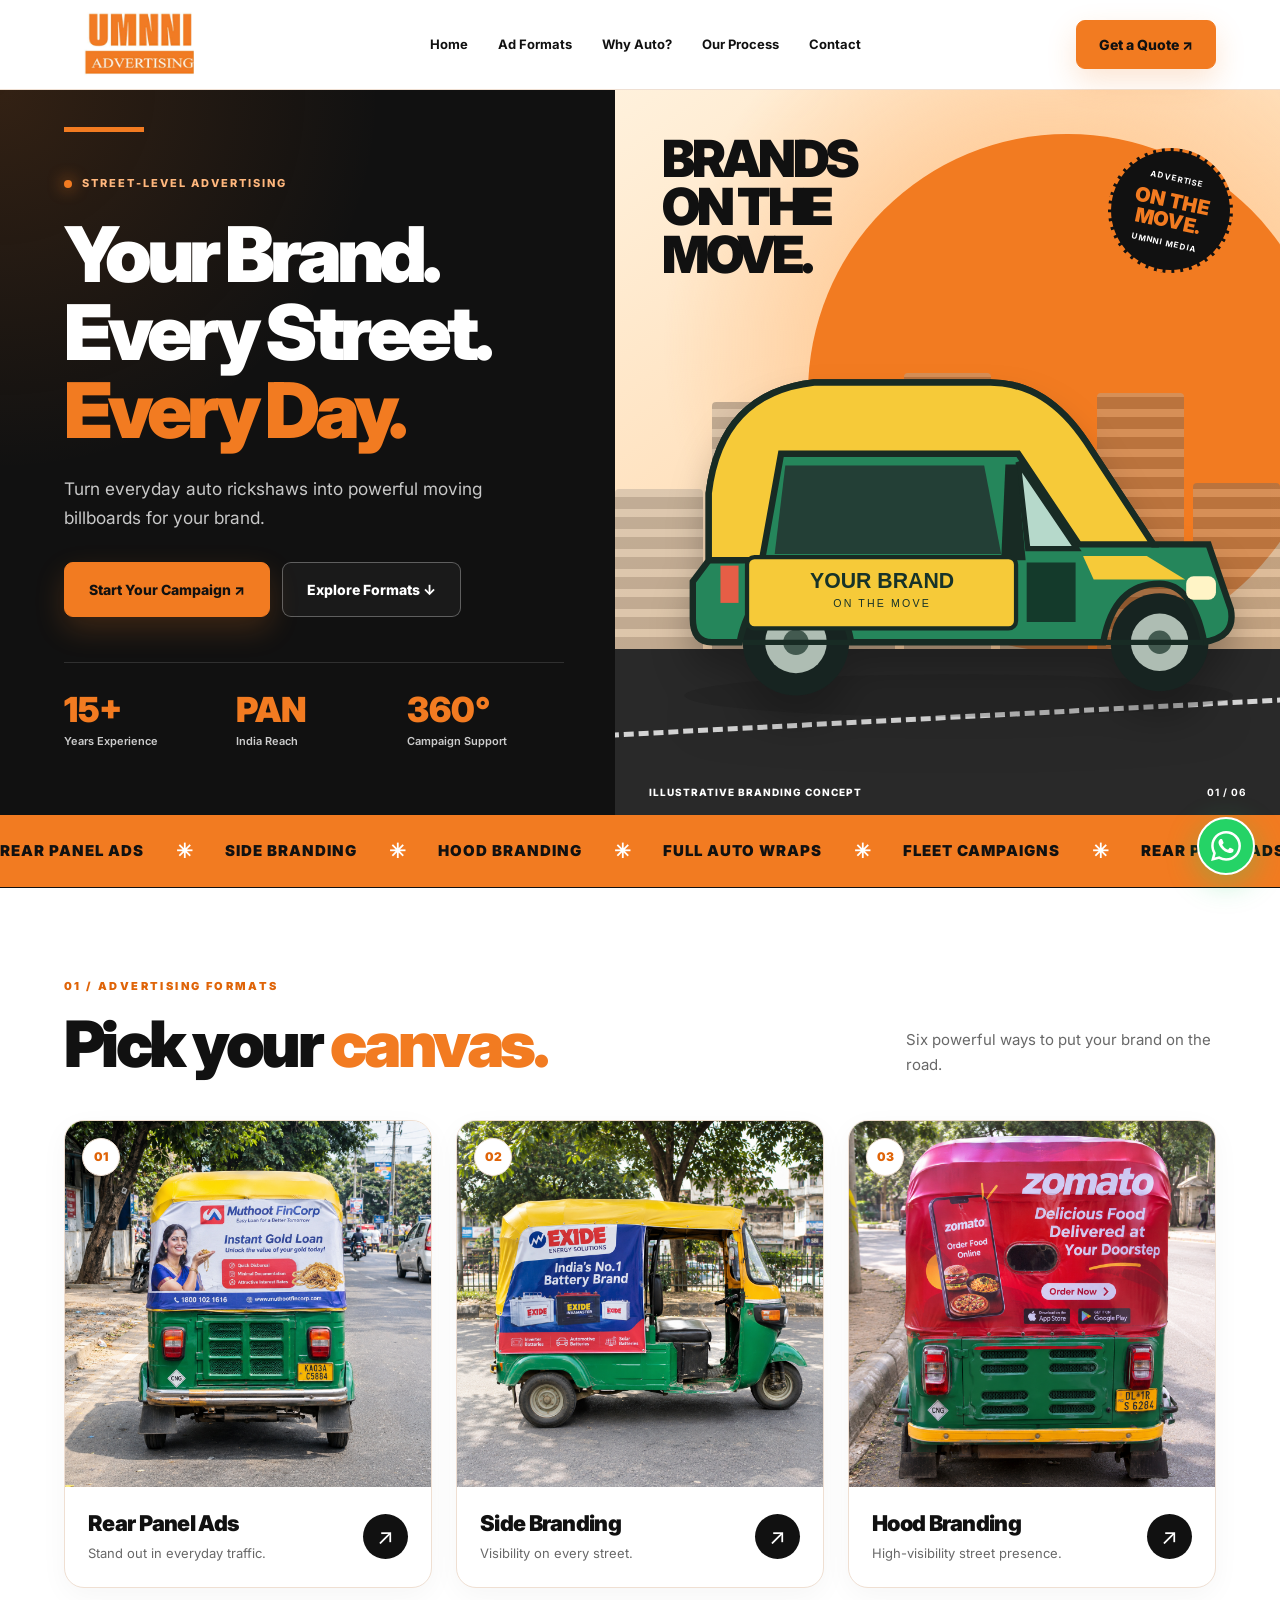
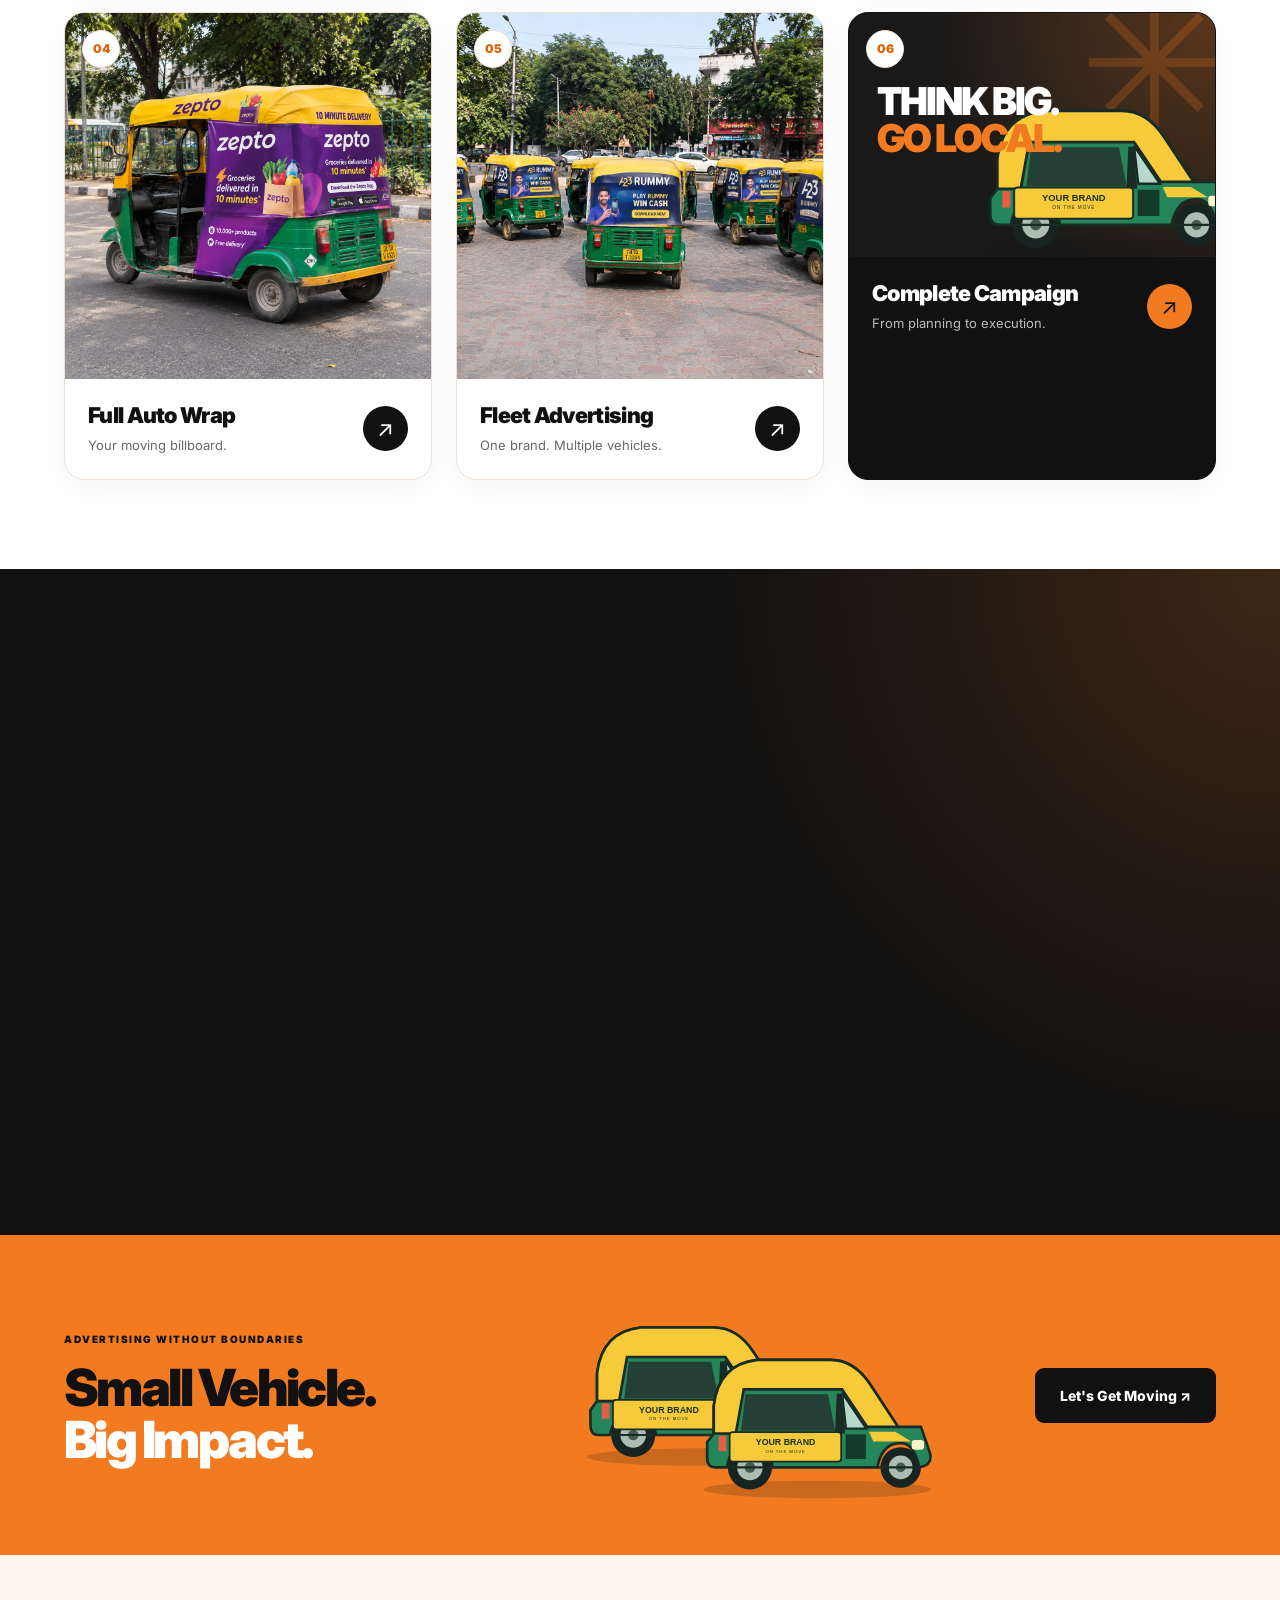
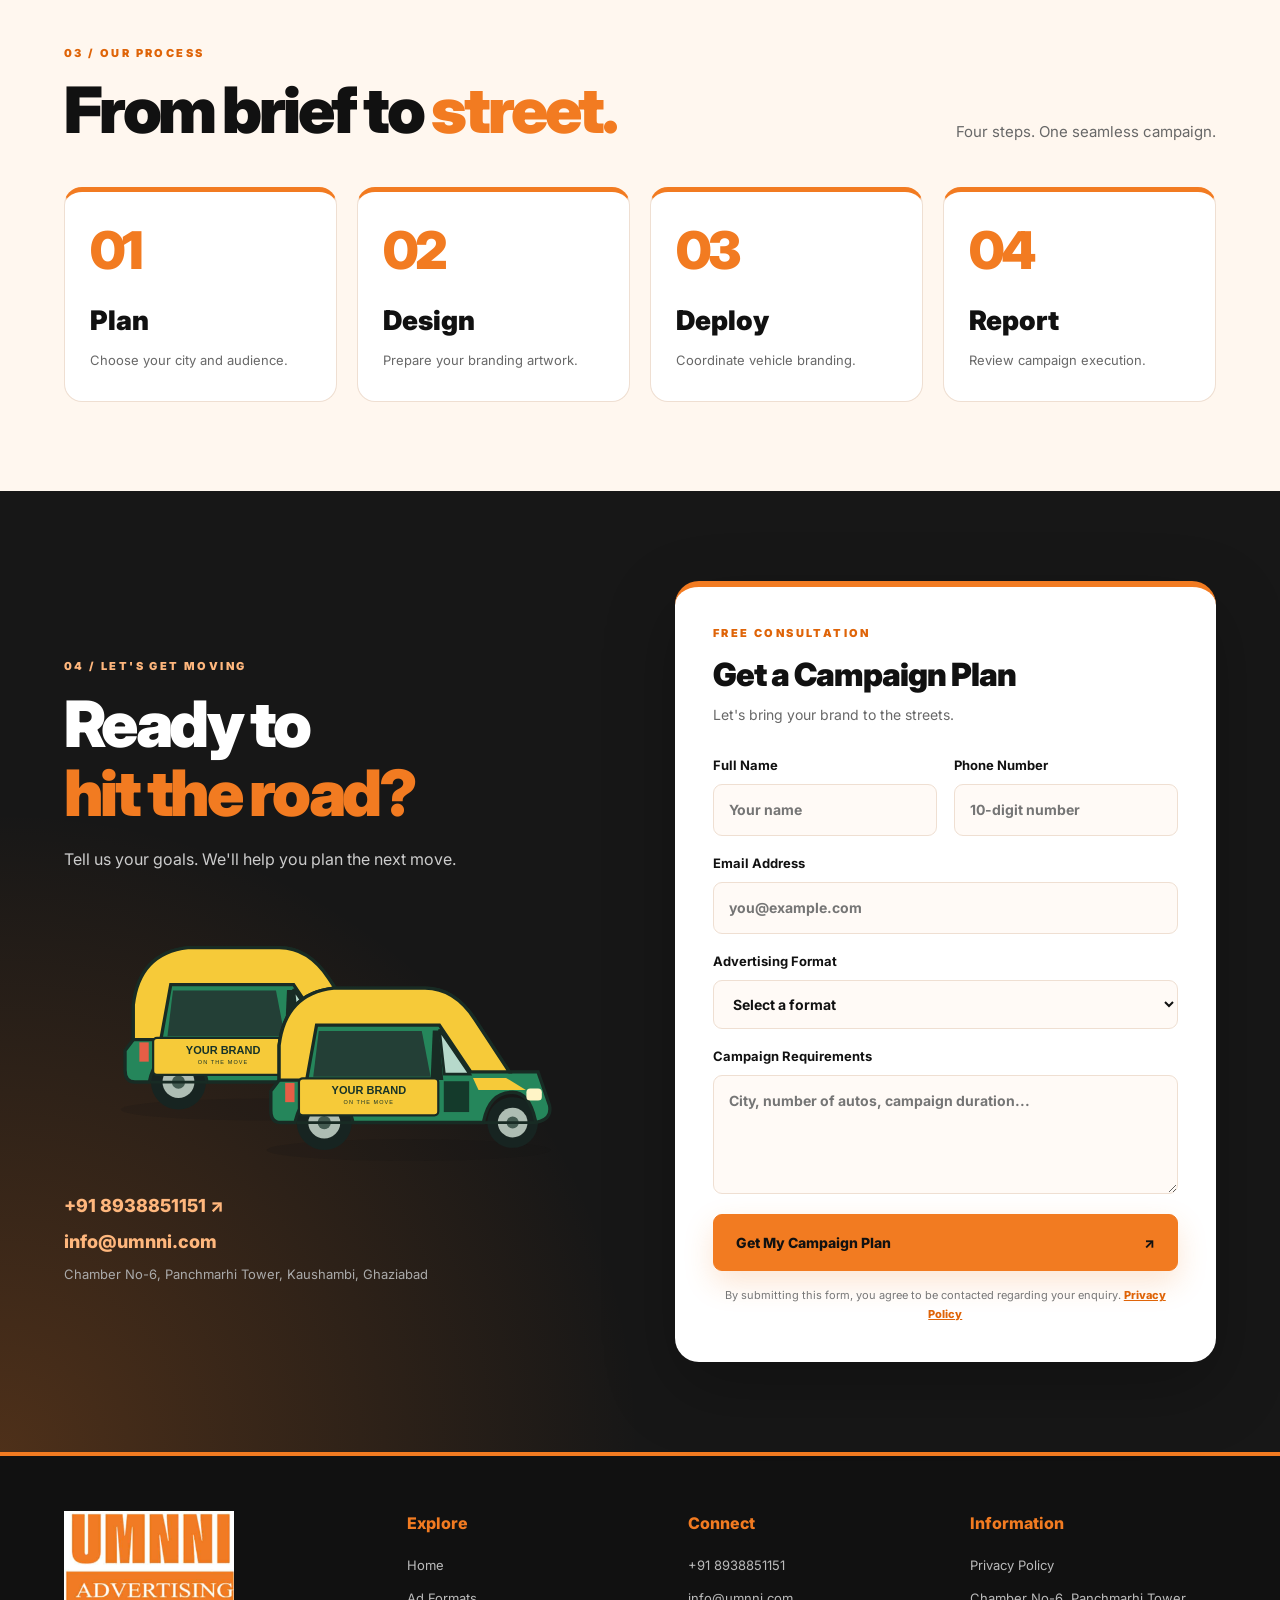
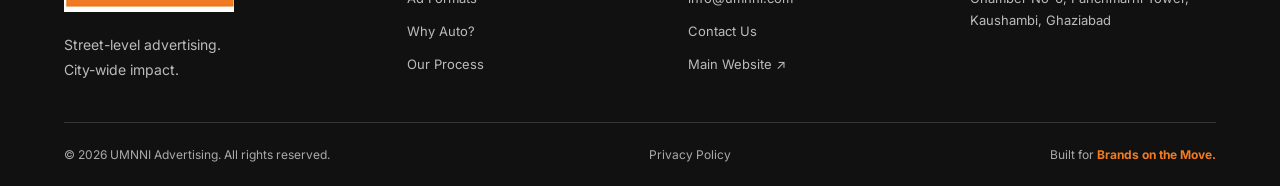
<file: index.html>
<!DOCTYPE html>
<html lang="en">
<head>

    <meta charset="UTF-8">
    <meta name="viewport" content="width=device-width, initial-scale=1.0">

    <title>Auto Rickshaw Advertising in India | UMNNI Advertising</title>

    <meta name="description" content="UMNNI Advertising offers auto rickshaw advertising, rear panel branding, hood branding, full auto wraps and fleet advertising campaigns across India.">

    <meta name="keywords" content="auto rickshaw advertising, auto advertising agency, auto branding, auto rear panel advertising, transit advertising, outdoor advertising India, UMNNI Advertising">

    <link rel="icon" href="assets/images/logo1.jpg">

    <link rel="preconnect" href="https://fonts.googleapis.com">
    <link rel="preconnect" href="https://fonts.gstatic.com" crossorigin>

    <link href="https://fonts.googleapis.com/css2?family=Inter:wght@400;500;600;700;800;900&display=swap" rel="stylesheet">

    <link rel="stylesheet" href="assets/style.css">

    <script src="assets/script.js" defer></script>

</head>

<body>

    <!-- ============================
         HEADER
    ============================= -->

    <header class="header" id="header">

        <a class="brand" href="index.html">

            <img src="assets/images/logo1.jpg"
                 alt="UMNNI Advertising">

        </a>

        <nav id="nav" aria-label="Main Navigation">

            <a href="#home">Home</a>
            <a href="#formats">Ad Formats</a>
            <a href="#reach">Why Auto?</a>
            <a href="#process">Our Process</a>
            <a href="#contact">Contact</a>

        </nav>

        <div class="header-actions">

            <a class="btn primary nav-cta" href="#contact">
                Get a Quote ↗
            </a>

            <button type="button"
                    id="menu"
                    aria-label="Toggle Navigation"
                    aria-expanded="false"
                    aria-controls="nav">

                <svg viewBox="0 0 24 24"
                     fill="none"
                     stroke="currentColor"
                     stroke-width="2.5">

                    <path d="M4 6H20M4 12H20M4 18H20"/>

                </svg>

            </button>

        </div>

    </header>


    <main>

        <!-- ============================
             HERO SECTION
        ============================= -->

        <section class="hero" id="home">

            <div class="hero-copy">

                <span class="tag">
                    <i></i>
                    STREET-LEVEL ADVERTISING
                </span>

                <h1>

                    Your Brand.<br>

                    Every Street.<br>

                    <em>Every Day.</em>

                </h1>

                <p>
                    Turn everyday auto rickshaws into
                    powerful moving billboards for your brand.
                </p>

                <div class="hero-actions">

                    <a class="btn primary" href="#contact">
                        Start Your Campaign ↗
                    </a>

                    <a class="btn outline" href="#formats">
                        Explore Formats ↓
                    </a>

                </div>

                <div class="hero-meta">

                    <div>
                        <strong>15+</strong>
                        <span>Years Experience</span>
                    </div>

                    <div>
                        <strong>PAN</strong>
                        <span>India Reach</span>
                    </div>

                    <div>
                        <strong>360°</strong>
                        <span>Campaign Support</span>
                    </div>

                </div>

            </div>


            <!-- AUTO HERO VISUAL -->

            <div class="hero-art">

                <div class="sun"></div>

                <div class="city">
                    <b></b>
                    <b></b>
                    <b></b>
                    <b></b>
                    <b></b>
                    <b></b>
                    <b></b>
                </div>

                <div class="hero-label">

                    BRANDS<br>
                    ON THE<br>
                    MOVE.

                </div>

                <div class="hero-sticker">

                    <span>ADVERTISE</span>
                    <strong>ON THE<br>MOVE.</strong>
                    <span>UMNNI MEDIA</span>

                </div>

                <img src="assets/images/auto-side.svg"
                     alt="Auto rickshaw advertising branding illustration"
                     fetchpriority="high">

                <div class="road">
                    <span></span>
                </div>

                <div class="art-caption">

                    <span>ILLUSTRATIVE BRANDING CONCEPT</span>

                    <strong>01 / 06</strong>

                </div>

            </div>

        </section>


        <!-- ============================
             MOVING TICKER
        ============================= -->

        <div class="ticker">

            <div class="ticker-track">

                <span>REAR PANEL ADS</span>
                <b>✳</b>

                <span>SIDE BRANDING</span>
                <b>✳</b>

                <span>HOOD BRANDING</span>
                <b>✳</b>

                <span>FULL AUTO WRAPS</span>
                <b>✳</b>

                <span>FLEET CAMPAIGNS</span>
                <b>✳</b>

                <span>REAR PANEL ADS</span>
                <b>✳</b>

                <span>SIDE BRANDING</span>
                <b>✳</b>

                <span>HOOD BRANDING</span>
                <b>✳</b>

                <span>FULL AUTO WRAPS</span>
                <b>✳</b>

                <span>FLEET CAMPAIGNS</span>
                <b>✳</b>

            </div>

        </div>


        <!-- ============================
             ADVERTISING FORMATS
        ============================= -->

        <section class="section" id="formats">

            <div class="section-head">

                <div>

                    <span class="kicker">
                        01 / ADVERTISING FORMATS
                    </span>

                    <h2>
                        Pick your <em>canvas.</em>
                    </h2>

                </div>

                <p>
                    Six powerful ways to put your
                    brand on the road.
                </p>

            </div>


            <div class="formats">

                <!-- CARD 1 -->

                <article class="format" data-reveal>

                    <div class="art">

                        <span class="card-number">01</span>

                        <img src="assets/images/back.png"
                             alt="Auto rickshaw rear panel branding"
                             loading="lazy">

                    </div>

                    <div class="card-copy">

                        <div>

                            <h3>Rear Panel Ads</h3>

                            <p>Stand out in everyday traffic.</p>

                        </div>

                        <a class="format-link"
                           href="#contact"
                           data-service="Rear Panel Advertising"
                           aria-label="Enquire about rear panel advertising">

                            ↗

                        </a>

                    </div>

                </article>


                <!-- CARD 2 -->

                <article class="format" data-reveal>

                    <div class="art">

                        <span class="card-number">02</span>

                        <img src="assets/images/right.png"
                             alt="Auto rickshaw side branding"
                             loading="lazy">

                    </div>

                    <div class="card-copy">

                        <div>

                            <h3>Side Branding</h3>

                            <p>Visibility on every street.</p>

                        </div>

                        <a class="format-link"
                           href="#contact"
                           data-service="Side Panel Branding"
                           aria-label="Enquire about side branding">

                            ↗

                        </a>

                    </div>

                </article>


                <!-- CARD 3 -->

                <article class="format" data-reveal>

                    <div class="art">

                        <span class="card-number">03</span>

                        <img src="assets/images/hood.png"
                             alt="Auto rickshaw hood branding"
                             loading="lazy">

                    </div>

                    <div class="card-copy">

                        <div>

                            <h3>Hood Branding</h3>

                            <p>High-visibility street presence.</p>

                        </div>

                        <a class="format-link"
                           href="#contact"
                           data-service="Hood Branding"
                           aria-label="Enquire about hood branding">

                            ↗

                        </a>

                    </div>

                </article>


                <!-- CARD 4 -->

                <article class="format" data-reveal>

                    <div class="art">

                        <span class="card-number">04</span>

                        <img src="assets/images/full.png"
                             alt="Full auto rickshaw advertising wrap"
                             loading="lazy">

                    </div>

                    <div class="card-copy">

                        <div>

                            <h3>Full Auto Wrap</h3>

                            <p>Your moving billboard.</p>

                        </div>

                        <a class="format-link"
                           href="#contact"
                           data-service="Full Auto Branding"
                           aria-label="Enquire about full auto branding">

                            ↗

                        </a>

                    </div>

                </article>


                <!-- CARD 5 -->

                <article class="format" data-reveal>

                    <div class="art">

                        <span class="card-number">05</span>

                        <img src="assets/images/fleet.png"
                             alt="Branded auto rickshaw advertising fleet"
                             loading="lazy">

                    </div>

                    <div class="card-copy">

                        <div>

                            <h3>Fleet Advertising</h3>

                            <p>One brand. Multiple vehicles.</p>

                        </div>

                        <a class="format-link"
                           href="#contact"
                           data-service="Fleet Advertising"
                           aria-label="Enquire about fleet advertising">

                            ↗

                        </a>

                    </div>

                </article>


                <!-- CARD 6 -->

                <article class="format campaign-card" data-reveal>

                    <div class="campaign-art">

                        <span class="card-number">06</span>

                        <span class="campaign-star">✳</span>

                        <h3>

                            THINK BIG.<br>

                            <em>GO LOCAL.</em>

                        </h3>

                        <img src="assets/images/auto-side.svg"
                             alt="Complete auto advertising campaign"
                             loading="lazy">

                    </div>

                    <div class="card-copy">

                        <div>

                            <h3>Complete Campaign</h3>

                            <p>From planning to execution.</p>

                        </div>

                        <a class="format-link"
                           href="#contact"
                           data-service="Complete Auto Advertising Campaign"
                           aria-label="Enquire about complete campaign">

                            ↗

                        </a>

                    </div>

                </article>

            </div>

        </section>


        <!-- ============================
             WHY AUTO ADVERTISING
        ============================= -->

        <section class="section reach" id="reach">

            <div class="route-visual" data-reveal>

                <div class="route-header">

                    <span>THE CITY IS YOUR CANVAS</span>

                    <span class="route-live">
                        <i></i> CAMPAIGN CONCEPT
                    </span>

                </div>

                <svg viewBox="0 0 600 370"
                     role="img"
                     aria-label="Conceptual auto advertising city route map">

                    <defs>

                        <pattern id="blocks"
                                 width="70"
                                 height="70"
                                 patternUnits="userSpaceOnUse">

                            <rect x="8"
                                  y="8"
                                  width="48"
                                  height="48"
                                  rx="7"
                                  fill="#ffffff"
                                  opacity=".06"/>

                        </pattern>

                    </defs>

                    <rect width="600"
                          height="370"
                          fill="url(#blocks)"/>

                    <path d="M0 220H150V75H350V245H510V120H600"
                          fill="none"
                          stroke="#454545"
                          stroke-width="34"
                          stroke-linejoin="round"/>

                    <path class="route-line"
                          d="M0 220H150V75H350V245H510V120H600"
                          fill="none"
                          stroke="#f27b21"
                          stroke-width="4"
                          stroke-dasharray="12 10"/>

                    <g fill="#f27b21"
                       stroke="#111111"
                       stroke-width="5">

                        <circle cx="150" cy="75" r="13"/>
                        <circle cx="350" cy="75" r="13"/>
                        <circle cx="350" cy="245" r="13"/>
                        <circle cx="510" cy="120" r="13"/>

                    </g>

                    <g fill="#ffffff"
                       font-size="13"
                       font-family="Arial"
                       font-weight="bold">

                        <text x="30" y="48">MARKETS</text>
                        <text x="370" y="48">OFFICES</text>
                        <text x="240" y="290">TRANSIT HUBS</text>
                        <text x="425" y="98">RESIDENTIAL</text>

                    </g>

                    <g transform="translate(50 250)">

                        <rect width="145"
                              height="75"
                              rx="10"
                              fill="#f27b21"/>

                        <text x="15"
                              y="29"
                              font-size="13"
                              font-weight="bold"
                              fill="#111111">

                            YOUR BRAND

                        </text>

                        <text x="15"
                              y="48"
                              font-size="10"
                              fill="#111111">

                            ON THE MOVE ↗

                        </text>

                    </g>

                </svg>

                <div class="route-footer">

                    <span>✳ LOCAL VISIBILITY</span>

                    <span>✳ MULTIPLE TOUCHPOINTS</span>

                </div>

                <small>
                    Illustrative route map — not live tracking.
                </small>

            </div>


            <div class="reach-content" data-reveal>

                <span class="kicker">02 / WHY AUTO?</span>

                <h2>
                    Go where your
                    <em>audience goes.</em>
                </h2>

                <div class="benefits">

                    <div>

                        <b>↗</b>

                        <span>

                            <strong>Neighbourhood Reach</strong>

                            Markets, offices and residential areas.

                        </span>

                    </div>

                    <div>

                        <b>◎</b>

                        <span>

                            <strong>Repeated Exposure</strong>

                            Visibility across everyday journeys.

                        </span>

                    </div>

                    <div>

                        <b>▦</b>

                        <span>

                            <strong>Flexible Campaigns</strong>

                            Choose your locations and fleet size.

                        </span>

                    </div>

                </div>

                <a class="btn primary" href="#contact">

                    Plan My Campaign ↗

                </a>

            </div>

        </section>


        <!-- ============================
             VISUAL CAMPAIGN STRIP
        ============================= -->

        <section class="brand-strip">

            <div>

                <span>ADVERTISING WITHOUT BOUNDARIES</span>

                <h2>

                    Small Vehicle.<br>

                    <em>Big Impact.</em>

                </h2>

            </div>

            <img src="assets/images/auto fleet.svg"
                 alt="Fleet of branded auto rickshaws"
                 loading="lazy">

            <a class="btn dark-btn" href="#contact">

                Let's Get Moving ↗

            </a>

        </section>


        <!-- ============================
             CAMPAIGN PROCESS
        ============================= -->

        <section class="section" id="process">

            <div class="section-head">

                <div>

                    <span class="kicker">03 / OUR PROCESS</span>

                    <h2>
                        From brief to <em>street.</em>
                    </h2>

                </div>

                <p>Four steps. One seamless campaign.</p>

            </div>

            <div class="steps">

                <div data-reveal>

                    <span>01</span>

                    <h3>Plan</h3>

                    <p>Choose your city and audience.</p>

                </div>

                <div data-reveal>

                    <span>02</span>

                    <h3>Design</h3>

                    <p>Prepare your branding artwork.</p>

                </div>

                <div data-reveal>

                    <span>03</span>

                    <h3>Deploy</h3>

                    <p>Coordinate vehicle branding.</p>

                </div>

                <div data-reveal>

                    <span>04</span>

                    <h3>Report</h3>

                    <p>Review campaign execution.</p>

                </div>

            </div>

        </section>


        <!-- ============================
             CONTACT SECTION
        ============================= -->

        <section class="section contact" id="contact">

            <div class="contact-content" data-reveal>

                <span class="kicker">
                    04 / LET'S GET MOVING
                </span>

                <h2>

                    Ready to<br>

                    <em>hit the road?</em>

                </h2>

                <p>
                    Tell us your goals.
                    We'll help you plan the next move.
                </p>

                <img src="assets/images/auto fleet.svg"
                     alt="UMNNI auto advertising campaign illustration"
                     loading="lazy">

                <div class="contact-details">

                    <a href="tel:+918938851151">
                        +91 8938851151 ↗
                    </a>

                    <a href="mailto:info@umnni.com">
                        info@umnni.com
                    </a>

                    <p>
                        Chamber No-6, Panchmarhi Tower,
                        Kaushambi, Ghaziabad
                    </p>

                </div>

            </div>


            <!-- ENQUIRY FORM -->

            <div class="form-card" data-reveal>

                <span class="kicker">FREE CONSULTATION</span>

                <h3>Get a Campaign Plan</h3>

                <p>Let's bring your brand to the streets.</p>

                <form class="lead-form"
                      action="contact-mail.php"
                      method="POST">

                    <input type="hidden"
                           name="form_source"
                           value="Auto Advertising Contact Form">

                    <div class="fields">

                        <label>

                            Full Name

                            <input type="text"
                                   name="name"
                                   autocomplete="name"
                                   minlength="3"
                                   maxlength="150"
                                   required
                                   placeholder="Your name">

                        </label>


                        <label>

                            Phone Number

                            <input type="tel"
                                   name="phone"
                                   autocomplete="tel"
                                   inputmode="numeric"
                                   pattern="[6-9][0-9]{9}"
                                   maxlength="10"
                                   required
                                   placeholder="10-digit number">

                        </label>


                        <label class="wide">

                            Email Address

                            <input type="email"
                                   name="email"
                                   autocomplete="email"
                                   maxlength="254"
                                   required
                                   placeholder="you@example.com">

                        </label>


                        <label class="wide">

                            Advertising Format

                            <select name="service" required>

                                <option value="">
                                    Select a format
                                </option>

                                <option>Rear Panel Advertising</option>
                                <option>Side Panel Branding</option>
                                <option>Hood Branding</option>
                                <option>Full Auto Branding</option>
                                <option>Fleet Advertising</option>
                                <option>Complete Auto Advertising Campaign</option>

                            </select>

                        </label>


                        <label class="wide">

                            Campaign Requirements

                            <textarea name="message"
                                      rows="4"
                                      minlength="10"
                                      maxlength="5000"
                                      required
                                      placeholder="City, number of autos, campaign duration..."></textarea>

                        </label>

                    </div>


                    <button type="submit" class="btn primary submit-btn">

                        Get My Campaign Plan

                        <span>↗</span>

                    </button>

                    <p class="fine">

                        By submitting this form, you agree to be
                        contacted regarding your enquiry.

                        <a href="privacy-policy.html"
                           target="_blank"
                           rel="noopener noreferrer">

                            Privacy Policy

                        </a>

                    </p>

                    <p class="lead-status" role="alert"></p>

                </form>

            </div>

        </section>

    </main>


    <!-- ============================
         FOOTER
    ============================= -->

    <footer class="footer">

        <div class="footer-main">

            <div class="footer-about">

                <a class="foot-brand" href="index.html">

                    <img src="assets/images/logo1.jpg"
                         alt="UMNNI Advertising">

                </a>

                <p>

                    Street-level advertising.<br>

                    City-wide impact.

                </p>

            </div>


            <div class="footer-column">

                <h4>Explore</h4>

                <a href="#home">Home</a>
                <a href="#formats">Ad Formats</a>
                <a href="#reach">Why Auto?</a>
                <a href="#process">Our Process</a>

            </div>


            <div class="footer-column">

                <h4>Connect</h4>

                <a href="tel:+918938851151">
                    +91 8938851151
                </a>

                <a href="mailto:info@umnni.com">
                    info@umnni.com
                </a>

                <a href="#contact">Contact Us</a>

                <a href="https://www.umnni.com/">
                    Main Website ↗
                </a>

            </div>


            <div class="footer-column">

                <h4>Information</h4>

                <a href="privacy-policy.html">
                    Privacy Policy
                </a>

                <p>
                    Chamber No-6, Panchmarhi Tower,
                    Kaushambi, Ghaziabad
                </p>

            </div>

        </div>


        <div class="footer-bottom">

            <p>

                &copy; <span id="year">2026</span>
                UMNNI Advertising. All rights reserved.

            </p>

            <a href="privacy-policy.html">
                Privacy Policy
            </a>

            <p>

                Built for <strong>Brands on the Move.</strong>

            </p>

        </div>

    </footer>



<!-- FLOATING WHATSAPP BUTTON -->

<a class="floating whatsapp-btn"
   href="https://wa.me/918938851151?text=Hello%20UMNNI%20Advertising%2C%20I%20am%20interested%20in%20Auto%20Rickshaw%20Advertising."
   target="_blank"
   rel="noopener noreferrer"
   aria-label="Chat on WhatsApp">

    <svg xmlns="http://www.w3.org/2000/svg"
         viewBox="0 0 24 24"
         fill="currentColor">

        <path d="M17.472 14.382c-.297-.149-1.758-.867-2.03-.967-.273-.099-.471-.148-.67.15-.197.297-.767.966-.94 1.164-.173.199-.347.223-.644.075-.297-.15-1.255-.463-2.39-1.475-.883-.788-1.48-1.761-1.653-2.059-.173-.297-.018-.458.13-.606.134-.133.298-.347.447-.52.149-.174.198-.298.297-.497.1-.198.05-.372-.025-.521-.075-.149-.669-1.612-.916-2.207-.242-.579-.487-.5-.669-.51-.173-.008-.371-.01-.57-.01-.198 0-.52.074-.792.372-.272.297-1.04 1.016-1.04 2.479 0 1.462 1.065 2.875 1.213 3.074.149.198 2.096 3.2 5.077 4.487.709.306 1.262.489 1.694.626.712.227 1.36.195 1.871.118.571-.085 1.758-.719 2.006-1.413.248-.694.248-1.289.173-1.413-.074-.124-.272-.198-.57-.347M12.05 21.785h-.004a9.87 9.87 0 0 1-5.031-1.378l-.361-.214-3.741.982.998-3.648-.235-.374a9.86 9.86 0 0 1-1.51-5.26c.001-5.45 4.436-9.884 9.888-9.884 2.64 0 5.122 1.03 6.988 2.898a9.825 9.825 0 0 1 2.893 6.994c-.003 5.45-4.437 9.884-9.885 9.884m8.413-18.297A11.815 11.815 0 0 0 12.05 0C5.495 0 .16 5.335.157 11.892c0 2.096.547 4.142 1.588 5.945L.057 24l6.305-1.654a11.882 11.882 0 0 0 5.683 1.448h.005c6.554 0 11.89-5.335 11.893-11.893a11.821 11.821 0 0 0-3.48-8.413"/>

    </svg>

</a>


</body>
</html>
</file>
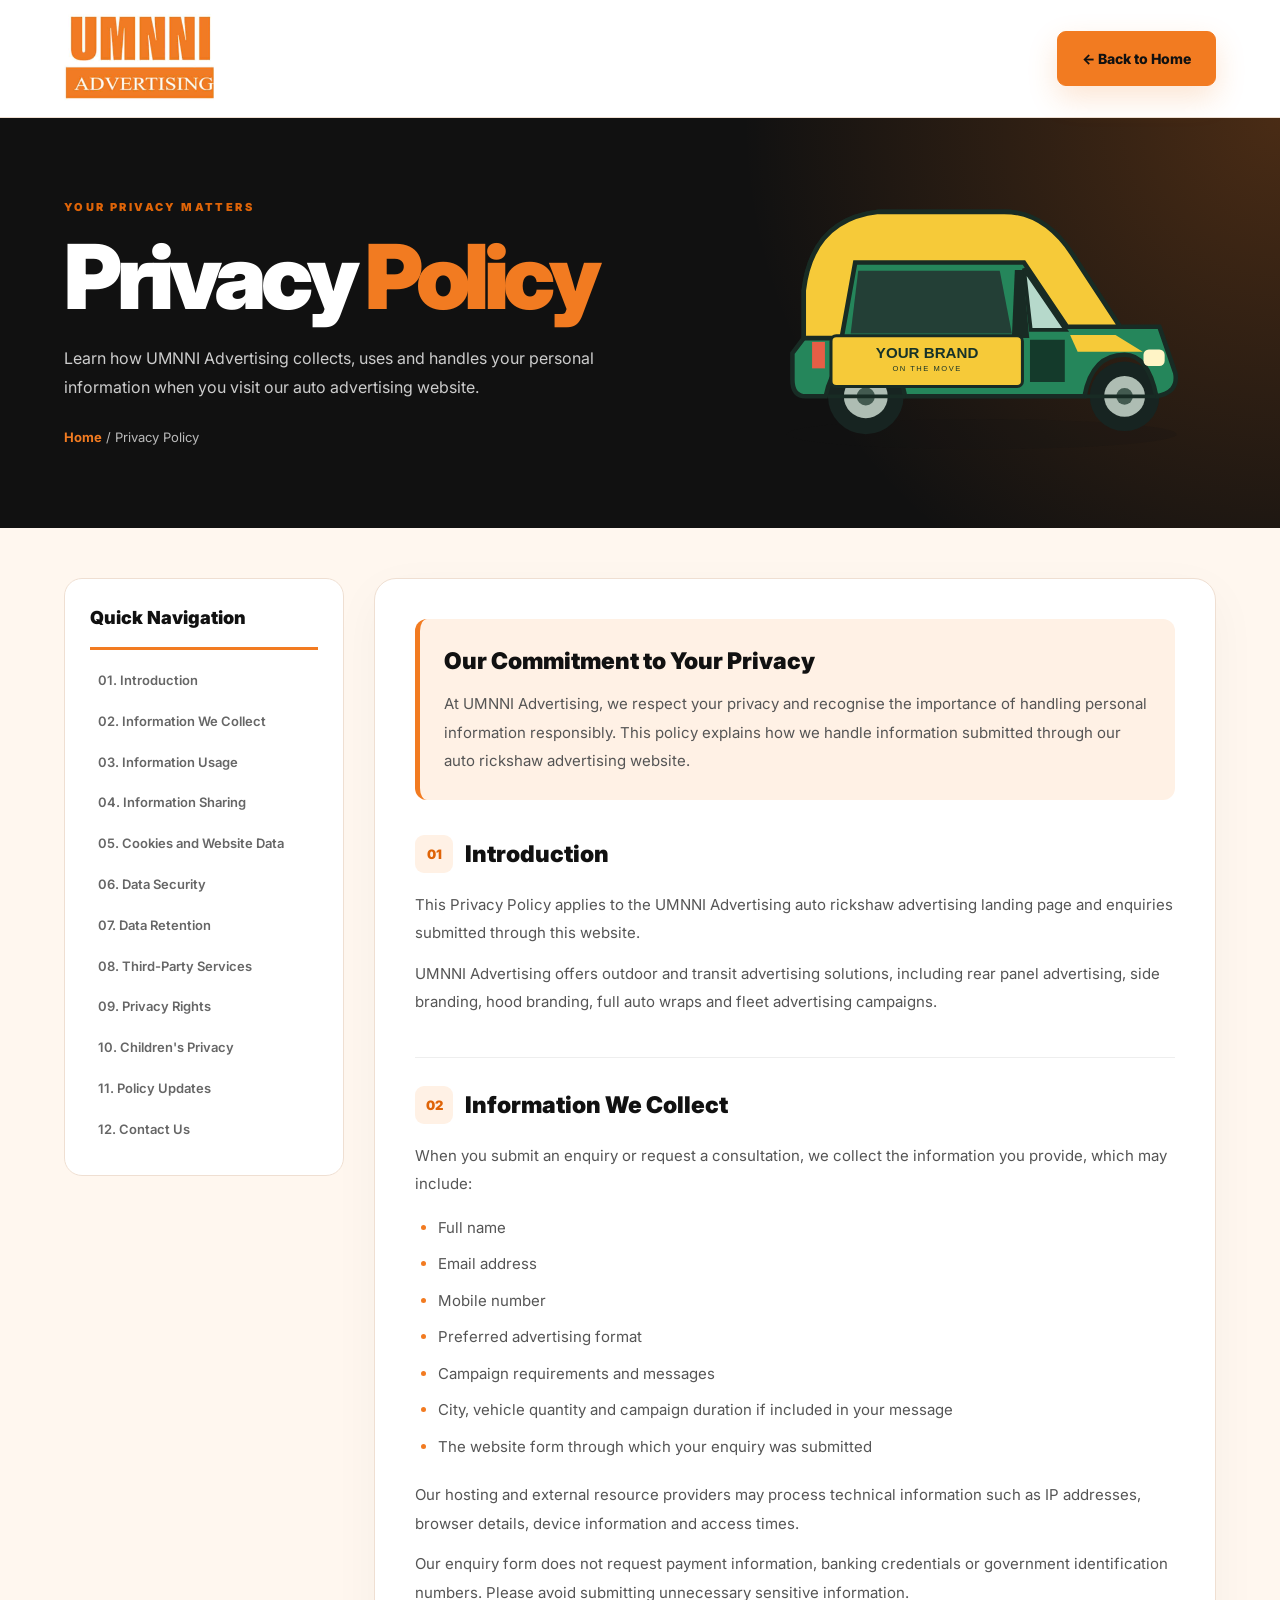
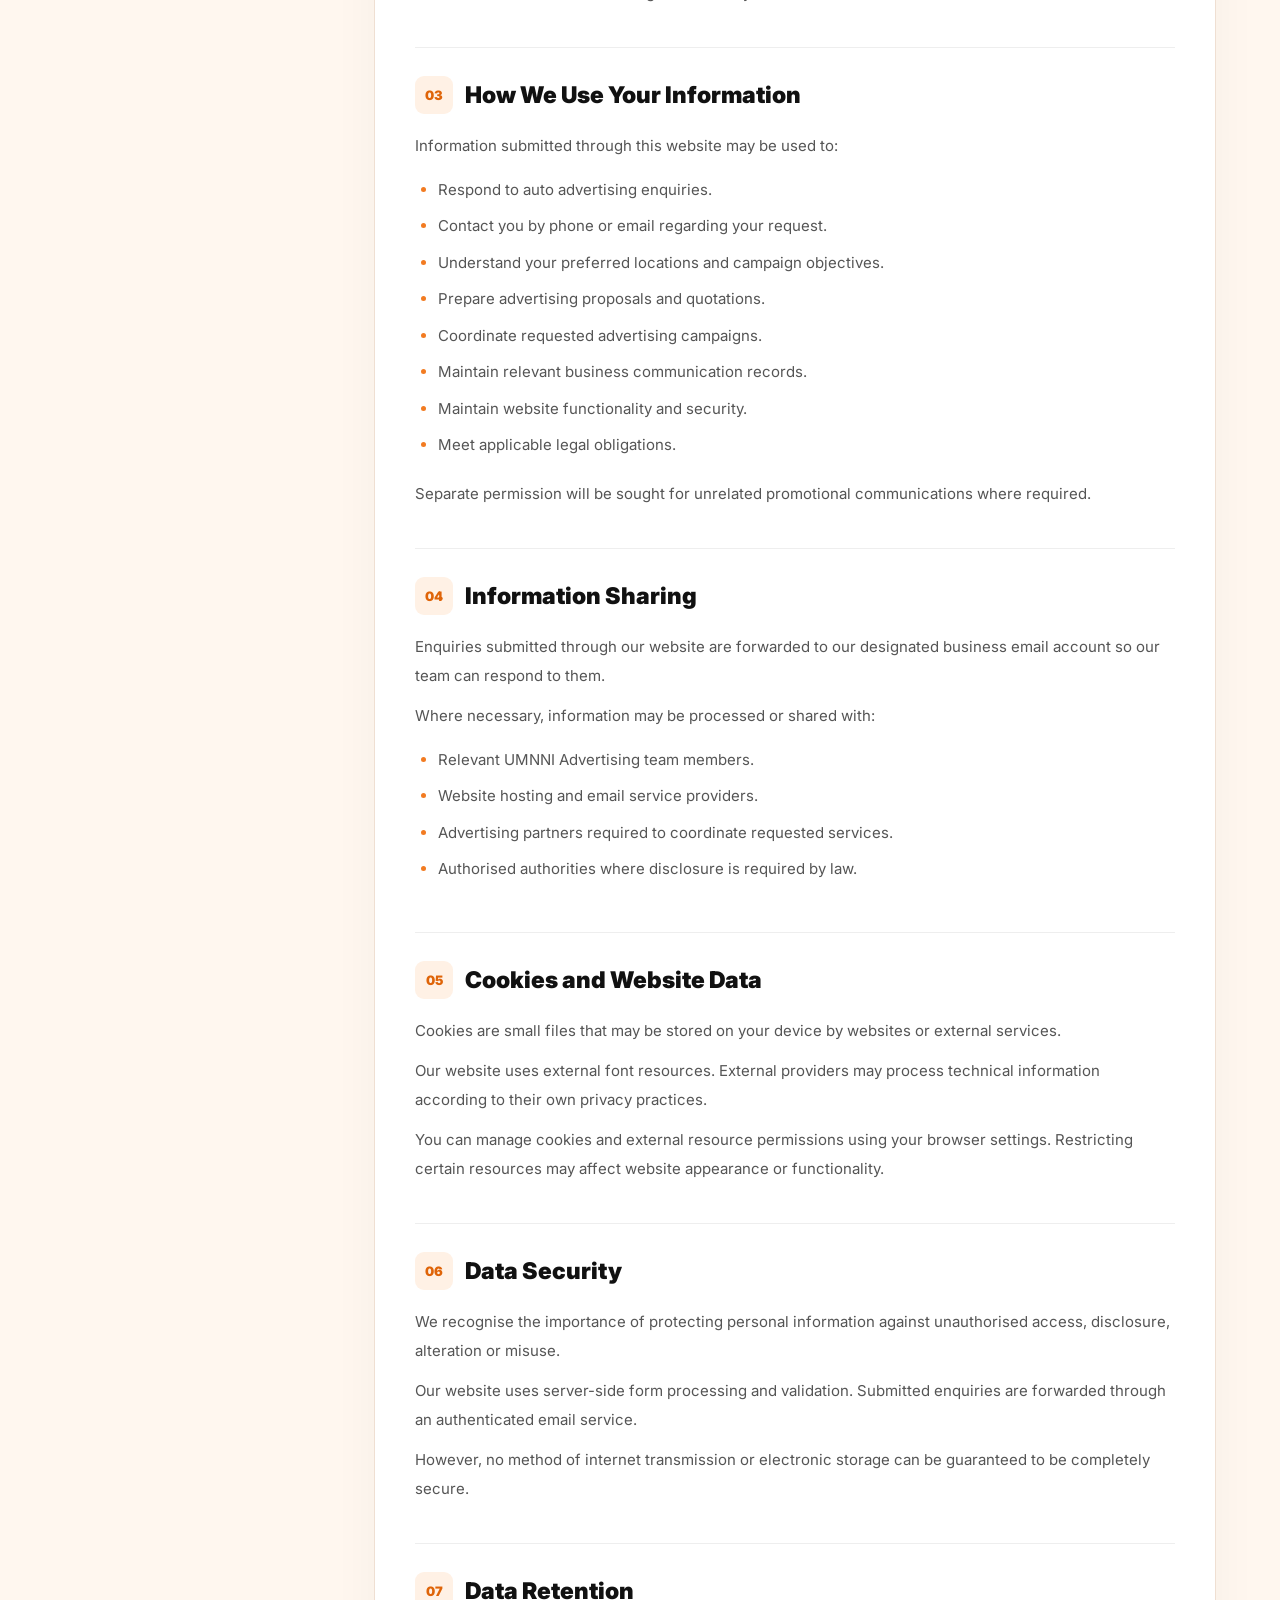
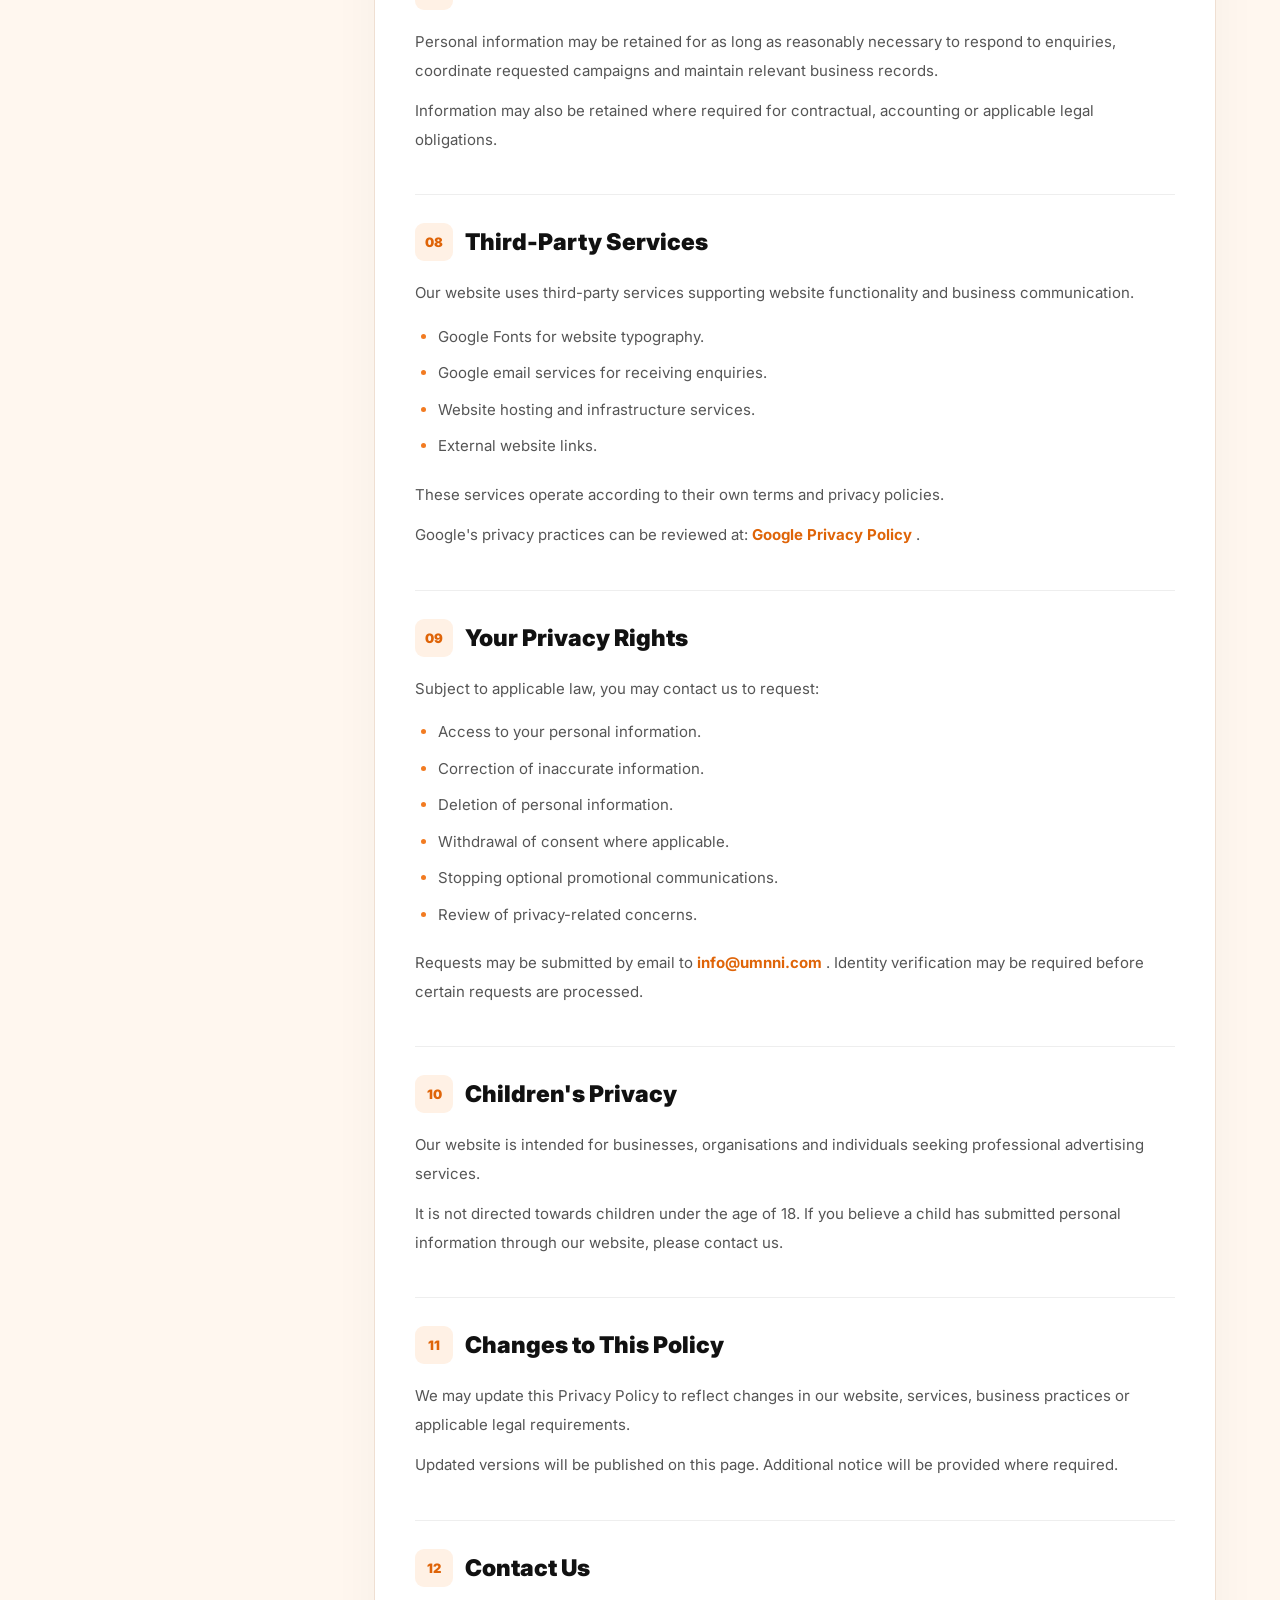
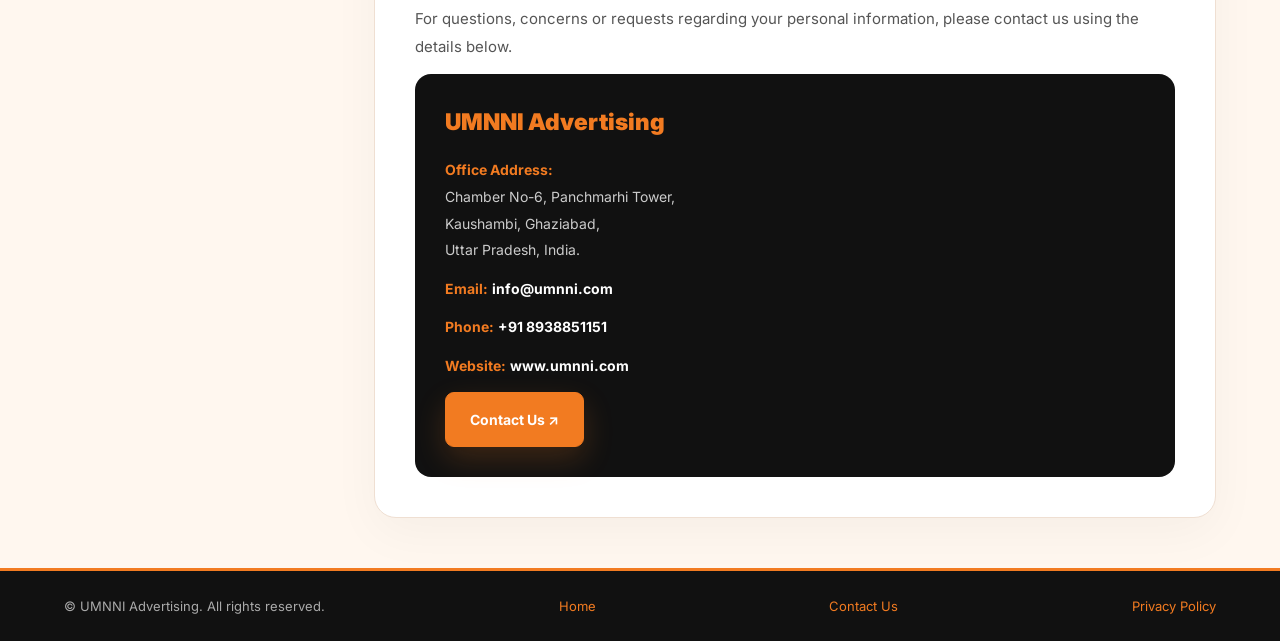
<file: privacy-policy.html>
<!DOCTYPE html>
<html lang="en">
<head>

    <meta charset="UTF-8">

    <meta name="viewport" content="width=device-width, initial-scale=1.0">

    <title>Privacy Policy | UMNNI Auto Advertising</title>

    <meta name="description" content="Learn how UMNNI Advertising handles personal information submitted through its auto rickshaw advertising website.">

    <link rel="icon" href="assets/images/logo1.jpg">

    <link href="https://fonts.googleapis.com/css2?family=Inter:wght@400;500;600;700;800;900&display=swap" rel="stylesheet">

    <link rel="stylesheet" href="assets/style.css">

    <style>

        .policy-header {
            position: sticky;
            top: 0;
            z-index: 100;
            display: flex;
            align-items: center;
            justify-content: space-between;
            gap: 15px;
            padding: 14px 5%;
            background: #ffffff;
            border-bottom: 1px solid #efdfd2;
        }

        .policy-header img {
            width: 150px;
        }

        .policy-hero {
            display: grid;
            grid-template-columns: minmax(0,1.3fr) minmax(0,1fr);
            align-items: center;
            gap: 40px;
            padding: 65px 5%;
            background:
                radial-gradient(
                    circle at top right,
                    rgba(242,123,33,.25),
                    transparent 40%
                ),
                #111111;
            color: #ffffff;
        }

        .policy-hero h1 {
            font-size: clamp(48px,7vw,100px);
            font-weight: 900;
            line-height: 1.05;
            letter-spacing: -.06em;
        }

        .policy-hero p {
            max-width: 570px;
            color: #cccccc;
            margin-top: 20px;
            font-size: 16px;
            line-height: 1.8;
        }

        .policy-hero img {
            width: 100%;
            max-height: 280px;
            object-fit: contain;
        }

        .breadcrumb {
            margin-top: 25px;
            font-size: 13px;
            color: #bbbbbb;
        }

        .breadcrumb a {
            color: #f27b21;
            font-weight: 700;
        }

        .policy-layout {
            display: grid;
            grid-template-columns: 280px minmax(0,1fr);
            align-items: start;
            gap: 30px;
            padding: 50px 5%;
            background: #fff7ef;
        }

        .policy-sidebar {
            position: sticky;
            top: 100px;
            background: #ffffff;
            padding: 25px;
            border: 1px solid #efdfd2;
            border-radius: 18px;
        }

        .policy-sidebar h3 {
            font-size: 18px;
            font-weight: 900;
            padding-bottom: 14px;
            margin-bottom: 10px;
            border-bottom: 3px solid #f27b21;
        }

        .policy-sidebar a {
            display: block;
            padding: 10px 8px;
            border-radius: 6px;
            color: #666666;
            font-size: 13px;
            font-weight: 600;
        }

        .policy-sidebar a:hover,
        .policy-sidebar a.active {
            background: #fff1e5;
            color: #df6408;
        }

        .policy-article {
            min-width: 0;
            padding: 40px;
            background: #ffffff;
            border: 1px solid #efdfd2;
            border-radius: 22px;
            box-shadow: 0 15px 50px rgba(0,0,0,.04);
        }

        .policy-intro {
            padding: 24px;
            background: #fff1e5;
            border-radius: 12px;
            border-left: 5px solid #f27b21;
            margin-bottom: 35px;
        }

        .policy-intro h2 {
            font-size: 23px;
            font-weight: 900;
            margin-bottom: 10px;
        }

        .policy-section {
            padding-bottom: 28px;
            margin-bottom: 28px;
            border-bottom: 1px solid #eeeeee;
            scroll-margin-top: 100px;
        }

        .policy-section:last-child {
            padding-bottom: 0;
            margin-bottom: 0;
            border-bottom: 0;
        }

        .policy-section h2 {
            display: flex;
            align-items: center;
            gap: 12px;
            font-size: 23px;
            font-weight: 900;
            line-height: 1.4;
            margin-bottom: 18px;
        }

        .policy-section h2 span {
            width: 38px;
            height: 38px;
            flex-shrink: 0;
            display: grid;
            place-items: center;
            font-size: 13px;
            border-radius: 9px;
            background: #fff1e5;
            color: #df6408;
        }

        .policy-section p,
        .policy-intro p,
        .policy-section li {
            color: #555555;
            font-size: 15px;
            line-height: 1.9;
        }

        .policy-section p {
            margin-bottom: 12px;
        }

        .policy-section ul {
            padding-left: 23px;
            margin: 15px 0 20px;
        }

        .policy-section li {
            margin-bottom: 8px;
        }

        .policy-section li::marker {
            color: #f27b21;
        }

        .policy-section a {
            color: #df6408;
            font-weight: 700;
            overflow-wrap: anywhere;
        }

        .policy-contact {
            padding: 30px;
            border-radius: 16px;
            background: #111111;
            color: #ffffff;
        }

        .policy-contact h3 {
            color: #f27b21;
            font-weight: 900;
            font-size: 23px;
            margin-bottom: 17px;
        }

        .policy-contact p {
            color: #cccccc;
            font-size: 14px;
        }

        .policy-contact strong {
            color: #f27b21;
        }

        .policy-contact a {
            color: #ffffff;
        }

        .policy-footer {
            display: flex;
            flex-wrap: wrap;
            justify-content: space-between;
            gap: 15px;
            padding: 25px 5%;
            color: #aaaaaa;
            background: #111111;
            border-top: 3px solid #f27b21;
            font-size: 13px;
        }

        .policy-footer a {
            color: #f27b21;
        }

        @media (max-width: 900px) {

            .policy-layout {
                grid-template-columns: minmax(0,1fr);
            }

            .policy-sidebar {
                position: static;
            }

            .policy-sidebar nav {
                display: grid;
                grid-template-columns: 1fr 1fr;
            }

            .policy-hero {
                grid-template-columns: 1fr;
            }

            .policy-hero img {
                max-height: 200px;
            }
        }

        @media (max-width: 550px) {

            .policy-header img {
                width: 110px;
            }

            .policy-header .btn {
                font-size: 11px;
                padding: 10px 13px;
            }

            .policy-hero {
                padding: 40px 20px;
            }

            .policy-hero h1 {
                font-size: 50px;
            }

            .policy-layout {
                padding: 25px 15px;
            }

            .policy-sidebar nav {
                grid-template-columns: 1fr;
            }

            .policy-article {
                padding: 24px 17px;
            }

            .policy-section h2 {
                font-size: 19px;
            }

            .policy-section p,
            .policy-section li {
                font-size: 14px;
            }

            .policy-contact {
                padding: 20px;
            }
        }

    </style>

</head>

<body>

    <header class="policy-header">

        <a href="index.html">

            <img src="assets/images/logo1.jpg"
                 alt="UMNNI Advertising">

        </a>

        <a href="index.html" class="btn primary">

            ← Back to Home

        </a>

    </header>


    <section class="policy-hero">

        <div>

            <span class="kicker">
                YOUR PRIVACY MATTERS
            </span>

            <h1>Privacy <em>Policy</em></h1>

            <p>

                Learn how UMNNI Advertising collects, uses
                and handles your personal information when
                you visit our auto advertising website.

            </p>

            <div class="breadcrumb">

                <a href="index.html">Home</a>

                / Privacy Policy

            </div>

        </div>

        <img src="assets/images/auto-side.svg"
             alt="UMNNI auto advertising illustration">

    </section>


    <main class="policy-layout">

        <aside class="policy-sidebar">

            <h3>Quick Navigation</h3>

            <nav aria-label="Privacy Policy Sections">

                <a href="#introduction">01. Introduction</a>
                <a href="#information">02. Information We Collect</a>
                <a href="#usage">03. Information Usage</a>
                <a href="#sharing">04. Information Sharing</a>
                <a href="#cookies">05. Cookies and Website Data</a>
                <a href="#security">06. Data Security</a>
                <a href="#retention">07. Data Retention</a>
                <a href="#third-party">08. Third-Party Services</a>
                <a href="#rights">09. Privacy Rights</a>
                <a href="#children">10. Children's Privacy</a>
                <a href="#updates">11. Policy Updates</a>
                <a href="#contact">12. Contact Us</a>

            </nav>

        </aside>


        <article class="policy-article">

            <div class="policy-intro">

                <h2>Our Commitment to Your Privacy</h2>

                <p>

                    At UMNNI Advertising, we respect your privacy
                    and recognise the importance of handling
                    personal information responsibly. This policy
                    explains how we handle information submitted
                    through our auto rickshaw advertising website.

                </p>

            </div>


            <section class="policy-section" id="introduction">

                <h2><span>01</span> Introduction</h2>

                <p>

                    This Privacy Policy applies to the UMNNI
                    Advertising auto rickshaw advertising
                    landing page and enquiries submitted
                    through this website.

                </p>

                <p>

                    UMNNI Advertising offers outdoor and transit
                    advertising solutions, including rear panel
                    advertising, side branding, hood branding,
                    full auto wraps and fleet advertising campaigns.

                </p>

            </section>


            <section class="policy-section" id="information">

                <h2><span>02</span> Information We Collect</h2>

                <p>

                    When you submit an enquiry or request a
                    consultation, we collect the information
                    you provide, which may include:

                </p>

                <ul>

                    <li>Full name</li>
                    <li>Email address</li>
                    <li>Mobile number</li>
                    <li>Preferred advertising format</li>
                    <li>Campaign requirements and messages</li>
                    <li>City, vehicle quantity and campaign duration if included in your message</li>
                    <li>The website form through which your enquiry was submitted</li>

                </ul>

                <p>

                    Our hosting and external resource providers
                    may process technical information such as
                    IP addresses, browser details, device
                    information and access times.

                </p>

                <p>

                    Our enquiry form does not request payment
                    information, banking credentials or government
                    identification numbers. Please avoid submitting
                    unnecessary sensitive information.

                </p>

            </section>


            <section class="policy-section" id="usage">

                <h2><span>03</span> How We Use Your Information</h2>

                <p>
                    Information submitted through this website
                    may be used to:
                </p>

                <ul>

                    <li>Respond to auto advertising enquiries.</li>

                    <li>Contact you by phone or email regarding your request.</li>

                    <li>Understand your preferred locations and campaign objectives.</li>

                    <li>Prepare advertising proposals and quotations.</li>

                    <li>Coordinate requested advertising campaigns.</li>

                    <li>Maintain relevant business communication records.</li>

                    <li>Maintain website functionality and security.</li>

                    <li>Meet applicable legal obligations.</li>

                </ul>

                <p>

                    Separate permission will be sought for
                    unrelated promotional communications
                    where required.

                </p>

            </section>


            <section class="policy-section" id="sharing">

                <h2><span>04</span> Information Sharing</h2>

                <p>

                    Enquiries submitted through our website are
                    forwarded to our designated business email
                    account so our team can respond to them.

                </p>

                <p>

                    Where necessary, information may be processed
                    or shared with:

                </p>

                <ul>

                    <li>Relevant UMNNI Advertising team members.</li>

                    <li>Website hosting and email service providers.</li>

                    <li>Advertising partners required to coordinate requested services.</li>

                    <li>Authorised authorities where disclosure is required by law.</li>

                </ul>

            </section>


            <section class="policy-section" id="cookies">

                <h2><span>05</span> Cookies and Website Data</h2>

                <p>

                    Cookies are small files that may be stored
                    on your device by websites or external services.

                </p>

                <p>

                    Our website uses external font resources.
                    External providers may process technical
                    information according to their own privacy
                    practices.

                </p>

                <p>

                    You can manage cookies and external resource
                    permissions using your browser settings.
                    Restricting certain resources may affect
                    website appearance or functionality.

                </p>

            </section>


            <section class="policy-section" id="security">

                <h2><span>06</span> Data Security</h2>

                <p>

                    We recognise the importance of protecting
                    personal information against unauthorised
                    access, disclosure, alteration or misuse.

                </p>

                <p>

                    Our website uses server-side form processing
                    and validation. Submitted enquiries are
                    forwarded through an authenticated email service.

                </p>

                <p>

                    However, no method of internet transmission
                    or electronic storage can be guaranteed
                    to be completely secure.

                </p>

            </section>


            <section class="policy-section" id="retention">

                <h2><span>07</span> Data Retention</h2>

                <p>

                    Personal information may be retained for
                    as long as reasonably necessary to respond
                    to enquiries, coordinate requested campaigns
                    and maintain relevant business records.

                </p>

                <p>

                    Information may also be retained where
                    required for contractual, accounting
                    or applicable legal obligations.

                </p>

            </section>


            <section class="policy-section" id="third-party">

                <h2><span>08</span> Third-Party Services</h2>

                <p>

                    Our website uses third-party services
                    supporting website functionality and
                    business communication.

                </p>

                <ul>

                    <li>Google Fonts for website typography.</li>

                    <li>Google email services for receiving enquiries.</li>

                    <li>Website hosting and infrastructure services.</li>

                    <li>External website links.</li>

                </ul>

                <p>

                    These services operate according to their
                    own terms and privacy policies.

                </p>

                <p>

                    Google's privacy practices can be reviewed at:

                    <a href="https://policies.google.com/privacy"
                       target="_blank"
                       rel="noopener noreferrer">

                        Google Privacy Policy

                    </a>.

                </p>

            </section>


            <section class="policy-section" id="rights">

                <h2><span>09</span> Your Privacy Rights</h2>

                <p>

                    Subject to applicable law, you may contact
                    us to request:

                </p>

                <ul>

                    <li>Access to your personal information.</li>

                    <li>Correction of inaccurate information.</li>

                    <li>Deletion of personal information.</li>

                    <li>Withdrawal of consent where applicable.</li>

                    <li>Stopping optional promotional communications.</li>

                    <li>Review of privacy-related concerns.</li>

                </ul>

                <p>

                    Requests may be submitted by email to

                    <a href="mailto:info@umnni.com">

                        info@umnni.com

                    </a>.

                    Identity verification may be required
                    before certain requests are processed.

                </p>

            </section>


            <section class="policy-section" id="children">

                <h2><span>10</span> Children's Privacy</h2>

                <p>

                    Our website is intended for businesses,
                    organisations and individuals seeking
                    professional advertising services.

                </p>

                <p>

                    It is not directed towards children under
                    the age of 18. If you believe a child has
                    submitted personal information through
                    our website, please contact us.

                </p>

            </section>


            <section class="policy-section" id="updates">

                <h2><span>11</span> Changes to This Policy</h2>

                <p>

                    We may update this Privacy Policy to
                    reflect changes in our website, services,
                    business practices or applicable legal
                    requirements.

                </p>

                <p>

                    Updated versions will be published on
                    this page. Additional notice will be
                    provided where required.

                </p>

            </section>


            <section class="policy-section" id="contact">

                <h2><span>12</span> Contact Us</h2>

                <p>

                    For questions, concerns or requests
                    regarding your personal information,
                    please contact us using the details below.

                </p>

                <div class="policy-contact">

                    <h3>UMNNI Advertising</h3>

                    <p>

                        <strong>Office Address:</strong><br>

                        Chamber No-6, Panchmarhi Tower,<br>

                        Kaushambi, Ghaziabad,<br>

                        Uttar Pradesh, India.

                    </p>

                    <p>

                        <strong>Email:</strong>

                        <a href="mailto:info@umnni.com">
                            info@umnni.com
                        </a>

                    </p>

                    <p>

                        <strong>Phone:</strong>

                        <a href="tel:+918938851151">
                            +91 8938851151
                        </a>

                    </p>

                    <p>

                        <strong>Website:</strong>

                        <a href="https://www.umnni.com/">
                            www.umnni.com
                        </a>

                    </p>

                    <a class="btn primary"
                       href="mailto:info@umnni.com?subject=Privacy%20Enquiry">

                        Contact Us ↗

                    </a>

                </div>

            </section>

        </article>

    </main>


    <footer class="policy-footer">

        <span>
            &copy; UMNNI Advertising. All rights reserved.
        </span>

        <a href="index.html">Home</a>

        <a href="index.html#contact">Contact Us</a>

        <a href="privacy-policy.html">Privacy Policy</a>

    </footer>


    <script>

        const sections = document.querySelectorAll(
            ".policy-section"
        );

        const links = document.querySelectorAll(
            ".policy-sidebar nav a"
        );

        function updateActiveLink() {

            let current = "";

            sections.forEach(section => {

                if (
                    section.getBoundingClientRect().top <= 180
                ) {

                    current = section.id;

                }

            });

            links.forEach(link => {

                const active =
                    link.getAttribute("href") === "#" + current;

                link.classList.toggle("active", active);

                if (active) {

                    link.setAttribute(
                        "aria-current",
                        "location"
                    );

                } else {

                    link.removeAttribute(
                        "aria-current"
                    );

                }

            });

        }

        window.addEventListener(

            "scroll",

            updateActiveLink,

            { passive: true }

        );

        updateActiveLink();

    </script>

</body>
</html>
</file>
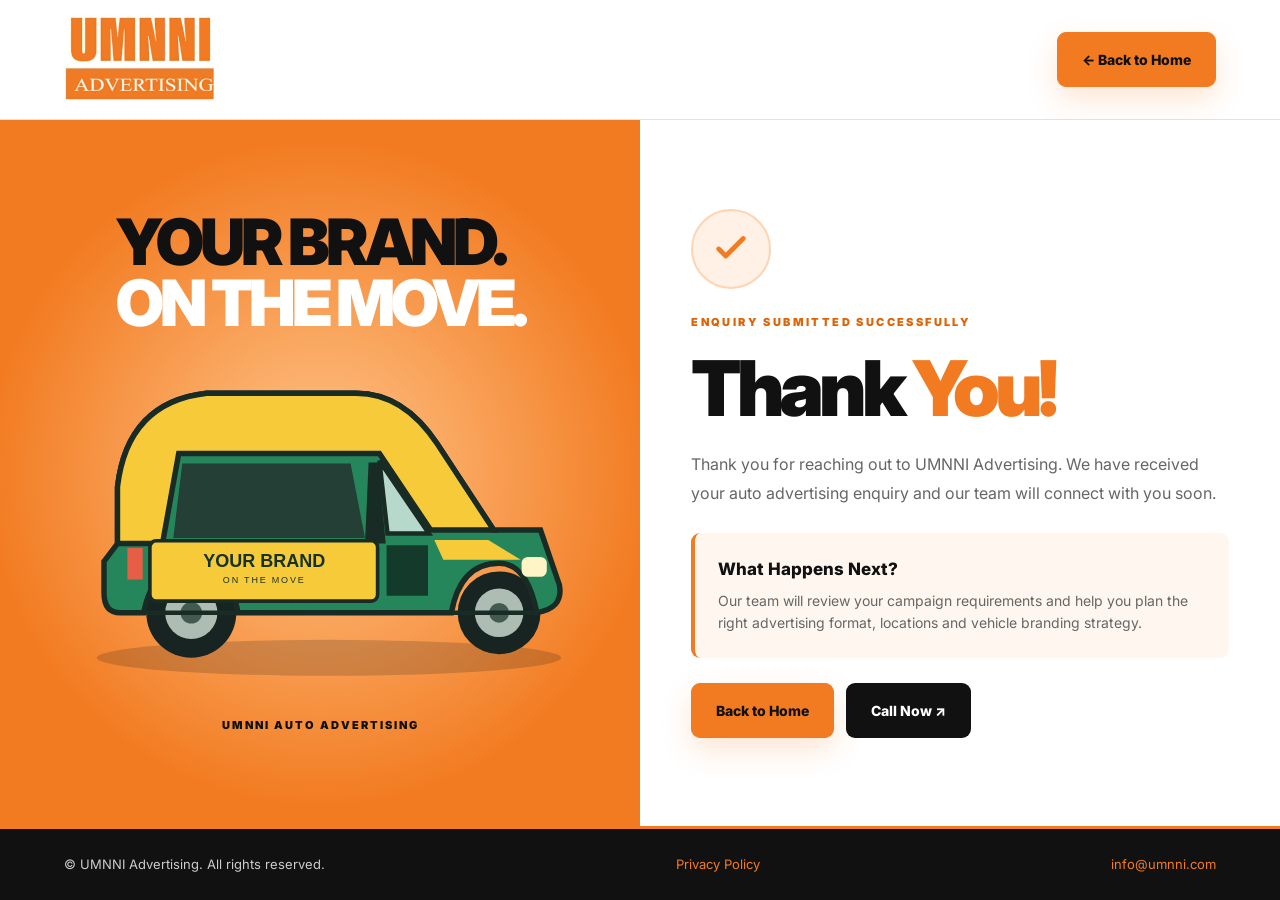
<file: thankyou.html>
<!DOCTYPE html>
<html lang="en">
<head>

    <meta charset="UTF-8">

    <meta name="viewport" content="width=device-width, initial-scale=1.0">

    <meta name="robots" content="noindex, follow">

    <title>Thank You | UMNNI Auto Advertising</title>

    <link href="https://fonts.googleapis.com/css2?family=Inter:wght@400;500;600;700;800;900&display=swap" rel="stylesheet">

    <link rel="icon" href="assets/images/logo1.jpg">

    <link rel="stylesheet" href="assets/style.css">

    <style>

        body {
            min-height: 100vh;
            display: flex;
            flex-direction: column;
        }

        .thank-header {
            display: flex;
            justify-content: space-between;
            align-items: center;
            padding: 15px 5%;
            gap: 15px;
            background: #ffffff;
            border-bottom: 1px solid #efdfd2;
        }

        .thank-header img {
            width: 150px;
        }

        .thank-main {
            flex: 1;
            display: grid;
            grid-template-columns: minmax(0,1fr) minmax(0,1fr);
            align-items: stretch;
        }

        .thank-art {
            position: relative;
            min-height: 550px;
            display: flex;
            flex-direction: column;
            justify-content: center;
            align-items: center;
            padding: 50px;
            background:
                radial-gradient(
                    circle at center,
                    #ffc58b,
                    transparent 70%
                ),
                #f27b21;
            overflow: hidden;
        }

        .thank-art h2 {
            position: relative;
            z-index: 2;
            font-size: clamp(40px,5vw,80px);
            line-height: .95;
            letter-spacing: -4px;
            font-weight: 900;
        }

        .thank-art h2 span {
            color: #ffffff;
        }

        .thank-art img {
            position: relative;
            z-index: 2;
            width: 100%;
            max-width: 620px;
            margin: 25px 0;
            animation: autoFloat 5s ease-in-out infinite;
        }

        .thank-art small {
            font-size: 11px;
            font-weight: 900;
            letter-spacing: 2px;
        }

        .thank-content {
            display: flex;
            flex-direction: column;
            justify-content: center;
            align-items: flex-start;
            padding: 65px 8%;
            background: #ffffff;
        }

        .check {
            width: 80px;
            height: 80px;
            display: grid;
            place-items: center;
            color: #f27b21;
            background: #fff1e5;
            border: 2px solid #ffd4b3;
            border-radius: 50%;
            margin-bottom: 25px;
        }

        .check svg {
            width: 42px;
            height: 42px;
        }

        .thank-content h1 {
            font-size: clamp(45px,6vw,85px);
            font-weight: 900;
            letter-spacing: -.06em;
            line-height: 1.05;
            margin: 5px 0 20px;
        }

        .thank-content > p {
            color: #666666;
            line-height: 1.8;
            font-size: 16px;
        }

        .next-step {
            padding: 23px;
            background: #fff7ef;
            border-left: 4px solid #f27b21;
            border-radius: 9px;
            margin: 25px 0;
        }

        .next-step h3 {
            font-weight: 800;
            font-size: 17px;
            margin-bottom: 7px;
        }

        .next-step p {
            color: #666666;
            font-size: 14px;
        }

        .thank-buttons {
            display: flex;
            flex-wrap: wrap;
            gap: 12px;
        }

        .thank-footer {
            padding: 25px 5%;
            color: #cccccc;
            background: #111111;
            border-top: 3px solid #f27b21;
            display: flex;
            flex-wrap: wrap;
            justify-content: space-between;
            gap: 12px;
            font-size: 13px;
        }

        .thank-footer a {
            color: #f27b21;
        }

        @media (max-width: 800px) {

            .thank-main {
                grid-template-columns: 1fr;
            }

            .thank-content {
                order: -1;
                padding: 45px 22px;
            }

            .thank-art {
                min-height: 300px;
                padding: 35px;
            }

            .thank-art img {
                max-width: 420px;
            }
        }

        @media (max-width: 550px) {

            .thank-header img {
                width: 110px;
            }

            .thank-header .btn {
                padding: 10px 14px;
                font-size: 11px;
            }

            .thank-buttons {
                width: 100%;
            }

            .thank-buttons .btn {
                flex: 1;
            }

            .thank-footer {
                flex-direction: column;
                text-align: center;
            }
        }

    </style>

</head>

<body>

    <header class="thank-header">

        <a href="index.html">

            <img src="assets/images/logo1.jpg"
                 alt="UMNNI Advertising">

        </a>

        <a href="index.html" class="btn primary">

            ← Back to Home

        </a>

    </header>


    <main class="thank-main">

        <div class="thank-art">

            <h2>

                YOUR BRAND.<br>

                <span>ON THE MOVE.</span>

            </h2>

            <img src="assets/images/auto-side.svg"
                 alt="Auto rickshaw advertising illustration">

            <small>UMNNI AUTO ADVERTISING</small>

        </div>


        <div class="thank-content">

            <div class="check">

                <svg viewBox="0 0 24 24"
                     fill="none"
                     stroke="currentColor"
                     stroke-width="2.7"
                     stroke-linecap="round"
                     stroke-linejoin="round">

                    <path d="M5 12l4 4L19 6"/>

                </svg>

            </div>

            <span class="kicker">

                ENQUIRY SUBMITTED SUCCESSFULLY

            </span>

            <h1>Thank <em>You!</em></h1>

            <p>

                Thank you for reaching out to UMNNI Advertising.
                We have received your auto advertising enquiry
                and our team will connect with you soon.

            </p>

            <div class="next-step">

                <h3>What Happens Next?</h3>

                <p>

                    Our team will review your campaign requirements
                    and help you plan the right advertising format,
                    locations and vehicle branding strategy.

                </p>

            </div>

            <div class="thank-buttons">

                <a href="index.html" class="btn primary">

                    Back to Home

                </a>

                <a href="tel:+918938851151" class="btn dark-btn">

                    Call Now ↗

                </a>

            </div>

        </div>

    </main>


    <footer class="thank-footer">

        <span>
            &copy; UMNNI Advertising. All rights reserved.
        </span>

        <a href="privacy-policy.html">
            Privacy Policy
        </a>

        <a href="mailto:info@umnni.com">
            info@umnni.com
        </a>

    </footer>

</body>
</html>
</file>
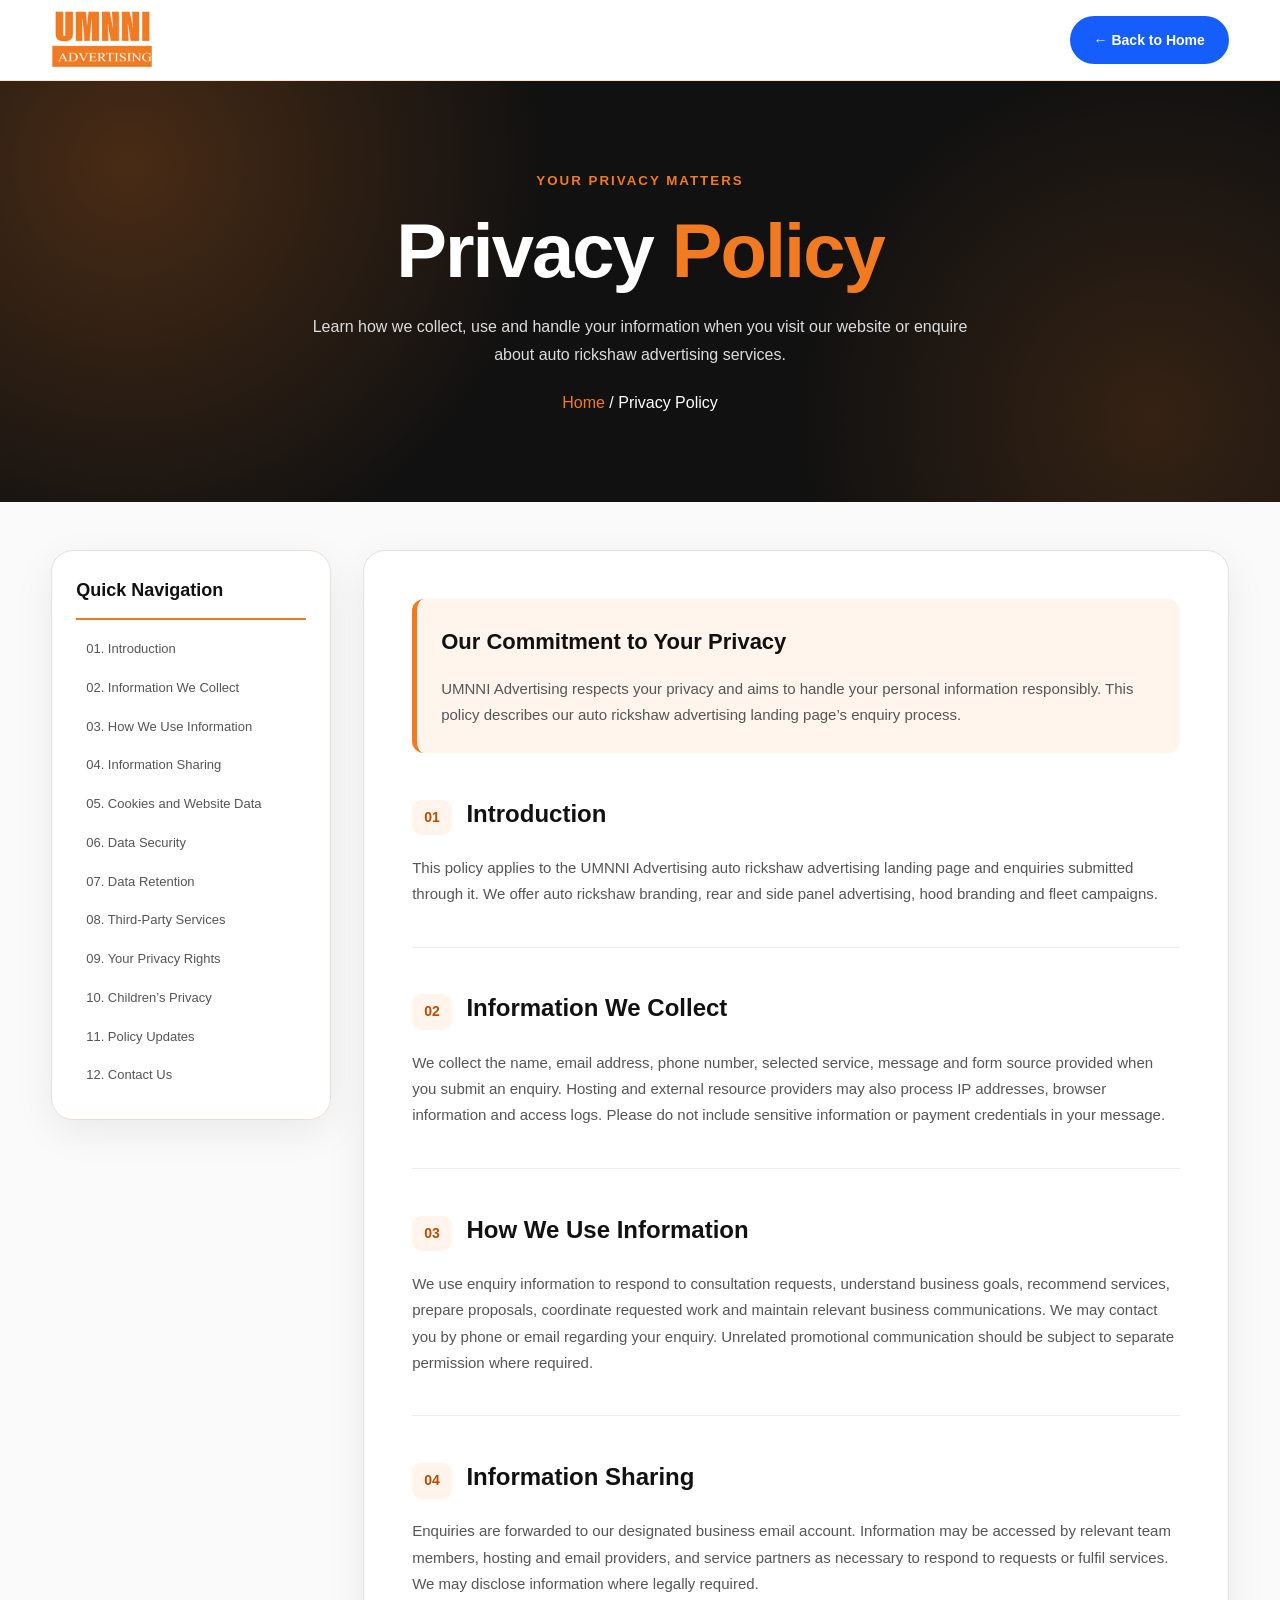
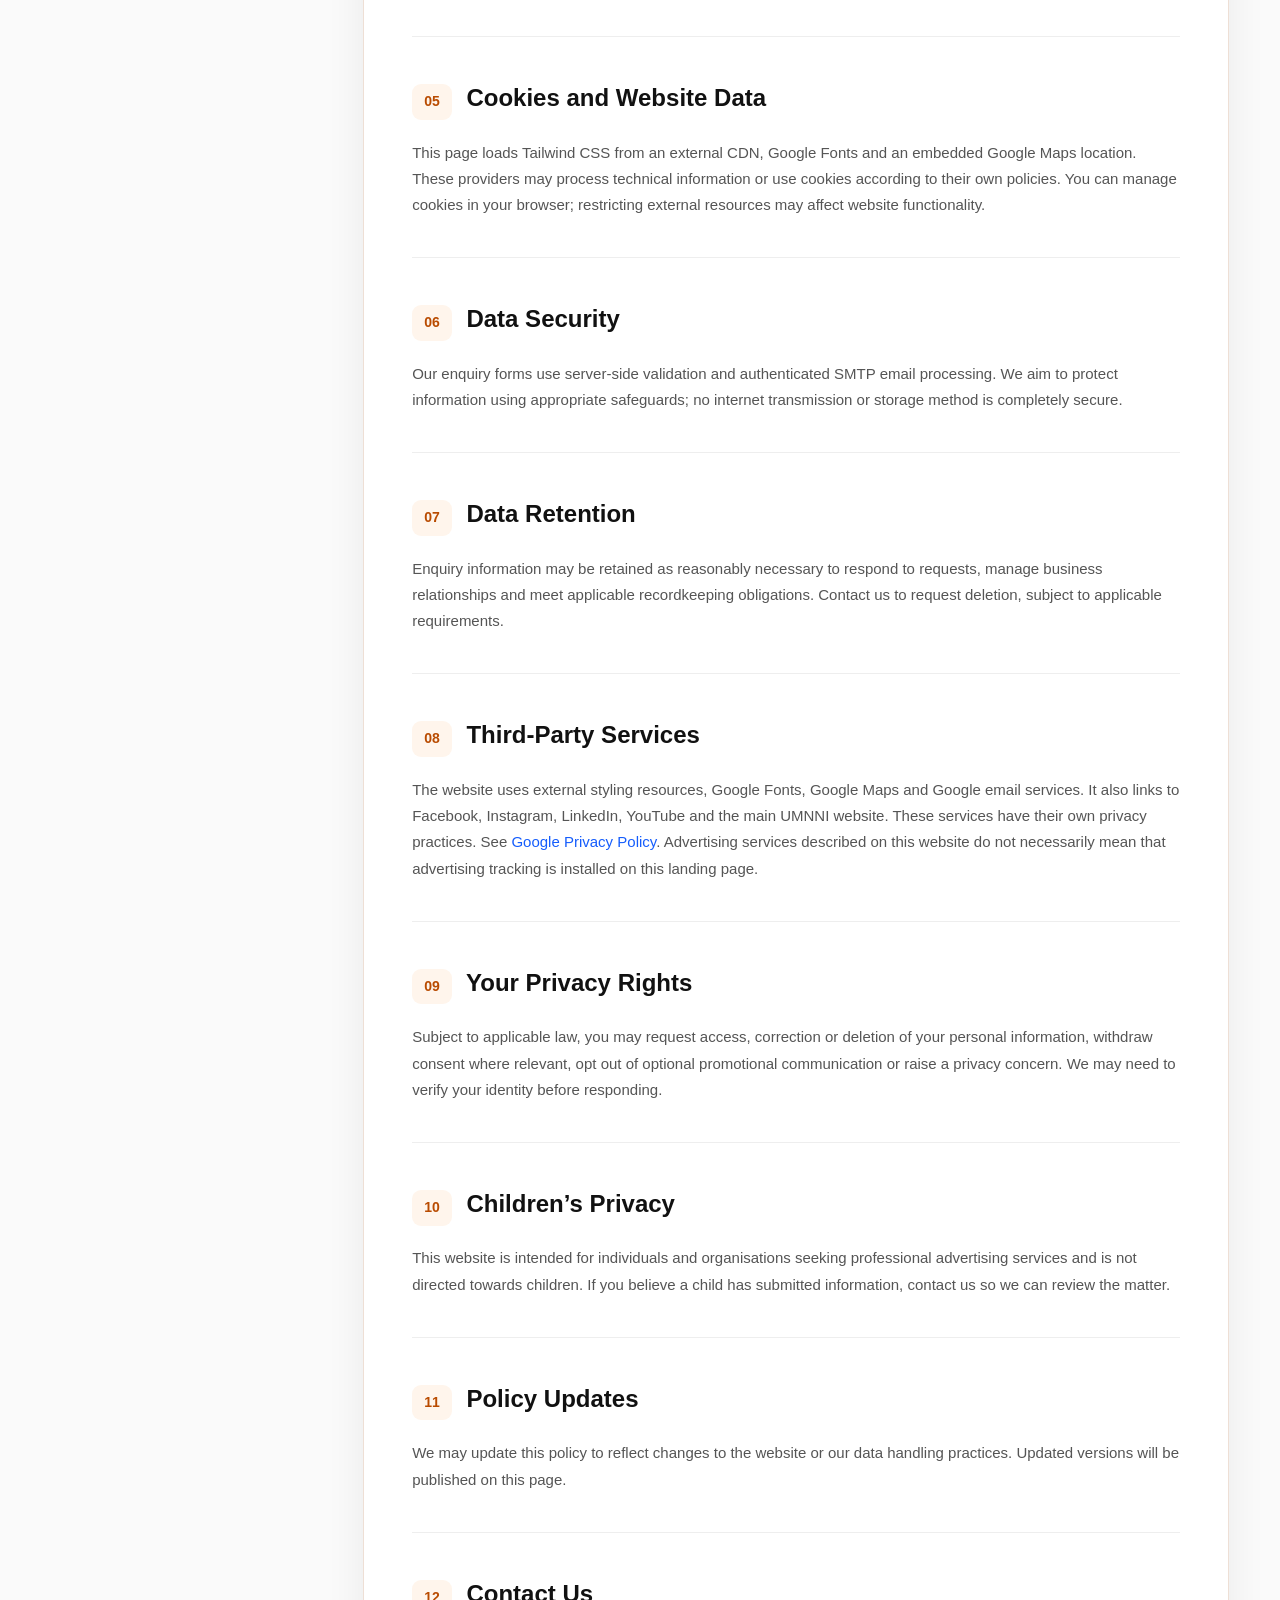
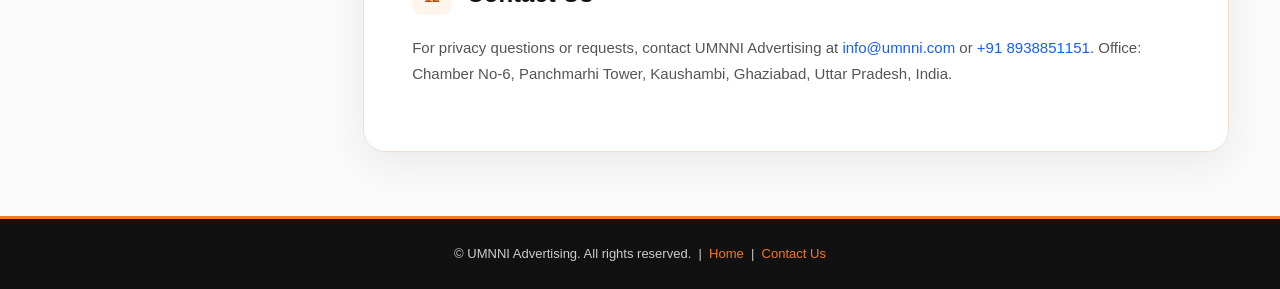
<file: umnni-auto-advertising/privacy-policy.html>
<!DOCTYPE html><html lang="en"><head><meta charset="UTF-8"><meta name="viewport" content="width=device-width,initial-scale=1"><title>Privacy Policy | UMNNI Auto Advertising</title><meta name="description" content="Learn how UMNNI Advertising handles personal information submitted through its auto rickshaw advertising website."><style>
*{box-sizing:border-box}html{scroll-behavior:smooth}body{margin:0;font-family:Inter,Arial,sans-serif;color:#111;background:#fafafa;line-height:1.75}a{color:#155dfc;text-decoration:none}a:hover{text-decoration:underline}a:focus-visible{outline:3px solid #f27b21;outline-offset:3px}.wrap{width:100%;padding:0 clamp(16px,4vw,64px)}header{position:sticky;top:0;z-index:5;background:white;border-bottom:1px solid #ffe2c9}header .wrap{display:flex;align-items:center;justify-content:space-between;gap:12px;min-height:80px}header img{height:60px;max-width:150px;object-fit:contain;display:block}.btn{background:#155dfc;color:white;border-radius:999px;padding:12px 24px;font-weight:800;font-size:14px}.hero{text-align:center;padding:85px 20px;background:radial-gradient(circle at 10% 20%,#f27b213f,transparent 35%),radial-gradient(circle at 90% 80%,#f27b2129,transparent 30%),#111;color:white}.hero small{color:#f27b21;font-weight:900;letter-spacing:2px;text-transform:uppercase}.hero h1{font-size:clamp(42px,6vw,76px);line-height:1.1;margin:15px 0;letter-spacing:-2px}.hero h1 span{color:#f27b21}.hero p{max-width:680px;margin:20px auto;color:#ddd}.hero a{color:#f27b21}.layout{display:grid;grid-template-columns:280px minmax(0,1fr);gap:32px;align-items:start;padding-top:48px;padding-bottom:64px}aside,article{background:white;border:1px solid #eedfd5;border-radius:22px;box-shadow:0 12px 40px #1111}aside{padding:24px;position:sticky;top:100px;max-height:calc(100vh - 120px);overflow:auto}aside h2{font-size:18px;margin:0 0 10px;border-bottom:2px solid #f27b21;padding-bottom:12px}aside a{display:block;padding:8px 10px;font-size:13px;color:#555;border-radius:8px}aside a:hover{background:#fff5ec;color:#b94b00}article{padding:clamp(20px,4vw,48px)}.intro{padding:24px;background:#fff5ec;border-left:5px solid #f27b21;border-radius:12px}.intro h2{margin:0;font-size:22px}.intro p{margin-bottom:0}section{scroll-margin-top:105px;border-bottom:1px solid #eee;padding:24px 0}section:last-child{border:0;padding-bottom:0}section h2{font-size:clamp(19px,2vw,24px);line-height:1.4}section h2 span{display:inline-block;background:#fff5ec;color:#b94b00;padding:8px 12px;border-radius:9px;margin-right:8px;font-size:14px}section p,.intro p{color:#555;font-size:15px;overflow-wrap:anywhere}footer{background:#111;color:#ccc;padding:24px;border-top:3px solid #f27b21;text-align:center;font-size:13px}footer a{color:#f27b21}@media(max-width:900px){.layout{grid-template-columns:1fr;gap:20px}aside{position:static;max-height:none}aside nav{display:grid;grid-template-columns:repeat(2,minmax(0,1fr))}}@media(max-width:540px){aside nav{grid-template-columns:1fr}header img{height:46px}.btn{padding:10px 14px;font-size:12px}.hero{padding:55px 16px}.layout{padding-top:24px;padding-bottom:32px}}@media(prefers-reduced-motion:reduce){html{scroll-behavior:auto}}
</style></head><body><header><div class="wrap"><a href="index.html"><img src="assets/images/logo1.jpg" alt="UMNNI Advertising" onerror="this.hidden=true;this.nextElementSibling.hidden=false;"><span hidden style="font-weight:900;color:#f27b21">UMNNI Advertising</span></a><a class="btn" href="index.html">&larr; Back to Home</a></div></header><div class="hero"><small>Your privacy matters</small><h1>Privacy <span>Policy</span></h1><p>Learn how we collect, use and handle your information when you visit our website or enquire about auto rickshaw advertising services.</p><a href="index.html">Home</a> / Privacy Policy</div><main class="wrap layout"><aside><h2>Quick Navigation</h2><nav aria-label="Policy sections"><a href="#p1">01. Introduction</a><a href="#p2">02. Information We Collect</a><a href="#p3">03. How We Use Information</a><a href="#p4">04. Information Sharing</a><a href="#p5">05. Cookies and Website Data</a><a href="#p6">06. Data Security</a><a href="#p7">07. Data Retention</a><a href="#p8">08. Third-Party Services</a><a href="#p9">09. Your Privacy Rights</a><a href="#p10">10. Children’s Privacy</a><a href="#p11">11. Policy Updates</a><a href="#p12">12. Contact Us</a></nav></aside><article><div class="intro"><h2>Our Commitment to Your Privacy</h2><p>UMNNI Advertising respects your privacy and aims to handle your personal information responsibly. This policy describes our auto rickshaw advertising landing page’s enquiry process.</p></div><section id="p1"><h2><span>01</span> Introduction</h2><p>This policy applies to the UMNNI Advertising auto rickshaw advertising landing page and enquiries submitted through it. We offer auto rickshaw branding, rear and side panel advertising, hood branding and fleet campaigns.</p></section><section id="p2"><h2><span>02</span> Information We Collect</h2><p>We collect the name, email address, phone number, selected service, message and form source provided when you submit an enquiry. Hosting and external resource providers may also process IP addresses, browser information and access logs. Please do not include sensitive information or payment credentials in your message.</p></section><section id="p3"><h2><span>03</span> How We Use Information</h2><p>We use enquiry information to respond to consultation requests, understand business goals, recommend services, prepare proposals, coordinate requested work and maintain relevant business communications. We may contact you by phone or email regarding your enquiry. Unrelated promotional communication should be subject to separate permission where required.</p></section><section id="p4"><h2><span>04</span> Information Sharing</h2><p>Enquiries are forwarded to our designated business email account. Information may be accessed by relevant team members, hosting and email providers, and service partners as necessary to respond to requests or fulfil services. We may disclose information where legally required.</p></section><section id="p5"><h2><span>05</span> Cookies and Website Data</h2><p>This page loads Tailwind CSS from an external CDN, Google Fonts and an embedded Google Maps location. These providers may process technical information or use cookies according to their own policies. You can manage cookies in your browser; restricting external resources may affect website functionality.</p></section><section id="p6"><h2><span>06</span> Data Security</h2><p>Our enquiry forms use server-side validation and authenticated SMTP email processing. We aim to protect information using appropriate safeguards; no internet transmission or storage method is completely secure.</p></section><section id="p7"><h2><span>07</span> Data Retention</h2><p>Enquiry information may be retained as reasonably necessary to respond to requests, manage business relationships and meet applicable recordkeeping obligations. Contact us to request deletion, subject to applicable requirements.</p></section><section id="p8"><h2><span>08</span> Third-Party Services</h2><p>The website uses external styling resources, Google Fonts, Google Maps and Google email services. It also links to Facebook, Instagram, LinkedIn, YouTube and the main UMNNI website. These services have their own privacy practices. See <a href="https://policies.google.com/privacy" rel="noopener noreferrer" target="_blank">Google Privacy Policy</a>. Advertising services described on this website do not necessarily mean that advertising tracking is installed on this landing page.</p></section><section id="p9"><h2><span>09</span> Your Privacy Rights</h2><p>Subject to applicable law, you may request access, correction or deletion of your personal information, withdraw consent where relevant, opt out of optional promotional communication or raise a privacy concern. We may need to verify your identity before responding.</p></section><section id="p10"><h2><span>10</span> Children’s Privacy</h2><p>This website is intended for individuals and organisations seeking professional advertising services and is not directed towards children. If you believe a child has submitted information, contact us so we can review the matter.</p></section><section id="p11"><h2><span>11</span> Policy Updates</h2><p>We may update this policy to reflect changes to the website or our data handling practices. Updated versions will be published on this page.</p></section><section id="p12"><h2><span>12</span> Contact Us</h2><p>For privacy questions or requests, contact UMNNI Advertising at <a href="mailto:info@umnni.com">info@umnni.com</a> or <a href="tel:+918938851151">+91 8938851151</a>. Office: Chamber No-6, Panchmarhi Tower, Kaushambi, Ghaziabad, Uttar Pradesh, India.</p></section></article></main><footer>&copy; UMNNI Advertising. All rights reserved. &nbsp;|&nbsp; <a href="index.html">Home</a> &nbsp;|&nbsp; <a href="index.html#contact">Contact Us</a></footer></body></html>
</file>
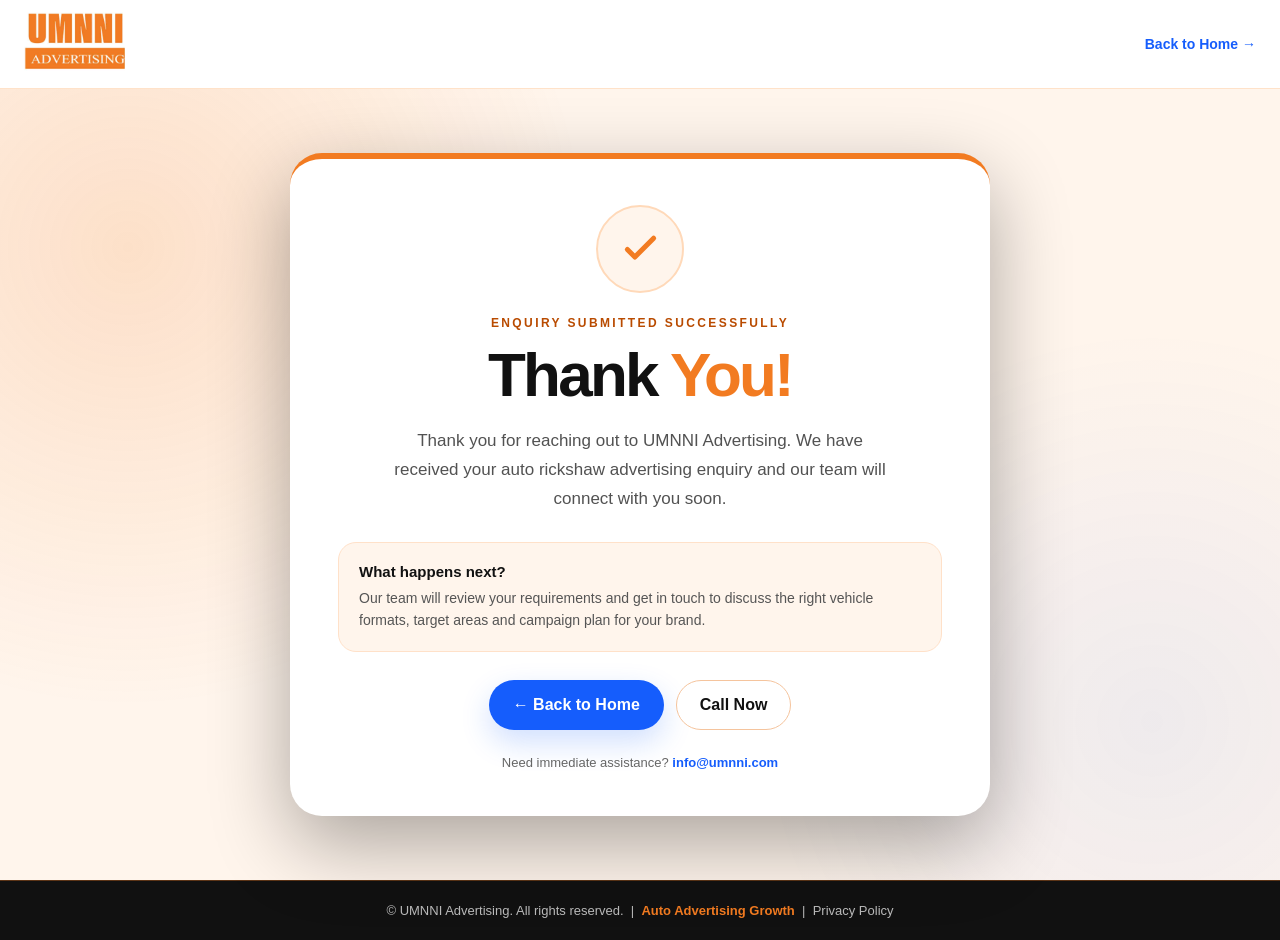
<file: umnni-auto-advertising/thankyou.html>
<!DOCTYPE html>
<html lang="en">
<head>
<meta charset="UTF-8">
<meta name="viewport" content="width=device-width, initial-scale=1.0">
<meta name="robots" content="noindex, follow">
<title>Thank You | UMNNI Auto Advertising</title>
<style>
:root{--orange:#f27b21;--black:#111111;--blue:#155dfc;--cream:#fff5ec}*{box-sizing:border-box}body{margin:0;font-family:Inter,Arial,sans-serif;color:var(--black);background:var(--black);min-height:100vh;min-height:100dvh;display:flex;flex-direction:column}a{color:inherit;text-decoration:none}header{background:white;border-bottom:1px solid #ffe2c9}nav{width:100%;margin:auto;padding:12px 24px;display:flex;align-items:center;justify-content:space-between;gap:16px}nav img{height:60px;max-width:180px;object-fit:contain}nav a:last-child{font-size:14px;font-weight:800;color:var(--blue)}main{flex:1;display:grid;place-items:center;padding:64px 20px;background:radial-gradient(circle at 10% 20%,#f27b212c,transparent 35%),radial-gradient(circle at 90% 80%,#155dfc12,transparent 30%),#fff5ec;position:relative}.card{width:min(100%,700px);background:white;border-radius:32px;padding:46px 48px;text-align:center;border-top:6px solid var(--orange);box-shadow:0 28px 80px #0005;animation:appear .55s ease both}.check{width:88px;height:88px;border-radius:50%;background:var(--cream);color:var(--orange);display:grid;place-items:center;margin:0 auto 23px;border:2px solid #ffd9b9}.check svg{width:45px;height:45px}.eyebrow{font-size:12px;letter-spacing:.2em;font-weight:900;text-transform:uppercase;color:#b94b00}h1{font-size:clamp(38px,6vw,62px);letter-spacing:-.045em;line-height:1.08;margin:12px 0 18px;font-weight:900}h1 span{color:var(--orange)}.copy{font-size:17px;color:#525252;line-height:1.7;margin:0 auto;max-width:500px}.next{background:var(--cream);border:1px solid #ffe1c9;border-radius:18px;padding:20px;margin:28px 0;text-align:left}.next strong{display:block;margin-bottom:7px;font-size:15px}.next p{margin:0;color:#555;font-size:14px;line-height:1.6}.actions{display:flex;justify-content:center;gap:12px;flex-wrap:wrap}.btn{display:inline-flex;align-items:center;justify-content:center;gap:10px;font-weight:800;padding:15px 23px;border-radius:999px;border:1px solid transparent;transition:background .2s}.primary{background:var(--blue);color:white;box-shadow:0 12px 30px #155dfc33}.primary:hover{background:#124ac7}.secondary{border-color:#f5c49d;background:white}.secondary:hover{background:var(--cream)}a:focus-visible{outline:3px solid var(--orange);outline-offset:4px}.email{font-size:13px;color:#666;margin:25px 0 0}.email a{color:var(--blue);font-weight:700}footer{color:#bbb;padding:22px 24px;text-align:center;font-size:13px;border-top:1px solid #f27b2155}footer span{color:var(--orange);font-weight:700}@keyframes appear{from{opacity:0;transform:translateY(16px)}to{opacity:1;transform:translateY(0)}}@media(max-width:540px){nav{padding:10px 16px}nav img{height:46px}main{padding:36px 16px}.card{padding:32px 20px;border-radius:24px}.actions{flex-direction:column}.btn{width:100%}.copy{font-size:15px}}@media(prefers-reduced-motion:reduce){.card{animation:none}}
</style>
</head>
<body>
<header><nav><a href="index.html" aria-label="UMNNI home"><img src="assets/images/logo1.jpg" alt="UMNNI Advertising" onerror="this.hidden=true;this.nextElementSibling.hidden=false;"><span hidden style="font-weight:900;color:#f27b21">UMNNI Advertising</span></a><a href="index.html">Back to Home &rarr;</a></nav></header>
<main><section class="card" aria-labelledby="heading">
<div class="check" aria-hidden="true"><svg viewBox="0 0 24 24" fill="none" stroke="currentColor" stroke-width="2.7" stroke-linecap="round" stroke-linejoin="round"><path d="m5 12 4 4L19 6"/></svg></div>
<div class="eyebrow">Enquiry submitted successfully</div>
<h1 id="heading">Thank <span>You!</span></h1>
<p class="copy">Thank you for reaching out to UMNNI Advertising. We have received your auto rickshaw advertising enquiry and our team will connect with you soon.</p>
<div class="next"><strong>What happens next?</strong><p>Our team will review your requirements and get in touch to discuss the right vehicle formats, target areas and campaign plan for your brand.</p></div>
<div class="actions"><a class="btn primary" href="index.html">&larr; Back to Home</a><a class="btn secondary" href="tel:+918938851151">Call Now</a></div>
<p class="email">Need immediate assistance? <a href="mailto:info@umnni.com">info@umnni.com</a></p>
</section></main>
<footer>&copy; UMNNI Advertising. All rights reserved. &nbsp;|&nbsp; <span>Auto Advertising Growth</span> &nbsp;|&nbsp; <a href="privacy-policy.html">Privacy Policy</a></footer>
</body></html>
</file>
<file: assets/style.css>
/* ==================================================
   UMNNI AUTO ADVERTISING
   ORANGE / BLACK / WHITE
================================================== */

:root {
    --orange: #f27b21;
    --orange-dark: #df6408;
    --orange-light: #fff1e5;
    --cream: #fff7ef;
    --black: #111111;
    --black-soft: #1c1c1c;
    --white: #ffffff;
    --muted: #686868;
    --border: #efdfd2;
    --shadow: 0 20px 60px rgba(0,0,0,.08);
}


/* RESET */

* {
    margin: 0;
    padding: 0;
    box-sizing: border-box;
}

html {
    scroll-behavior: smooth;
    scroll-padding-top: 100px;
}

html,
body {
    width: 100%;
    max-width: 100%;
    overflow-x: clip;
}

body {
    font-family: 'Inter', Arial, sans-serif;
    background: var(--white);
    color: var(--black);
    line-height: 1.6;
}

a {
    color: inherit;
    text-decoration: none;
}

button,
input,
textarea,
select {
    font: inherit;
}

button {
    cursor: pointer;
}

img {
    display: block;
    max-width: 100%;
}

svg {
    display: block;
    max-width: 100%;
}

header,
main,
section,
footer {
    width: 100%;
}

em {
    font-style: normal;
    color: var(--orange);
}

a:focus-visible,
button:focus-visible {
    outline: 3px solid var(--orange);
    outline-offset: 4px;
}


/* ==================================================
   HEADER
================================================== */

.header {
    min-height: 86px;
    padding: 12px 5%;
    display: flex;
    align-items: center;
    justify-content: space-between;
    gap: 30px;
    position: sticky;
    top: 0;
    z-index: 1000;
    background: rgba(255,255,255,.98);
    backdrop-filter: blur(16px);
    border-bottom: 1px solid var(--border);
    transition: box-shadow .3s ease;
}

.header.scrolled {
    box-shadow: 0 8px 35px rgba(0,0,0,.09);
}

.brand {
    flex-shrink: 0;
}

.brand img {
    width: 150px;
    height: auto;
    max-height: 65px;
    object-fit: contain;
}

.header nav {
    display: flex;
    align-items: center;
    gap: 30px;
}

.header nav a {
    font-size: 13px;
    font-weight: 700;
    color: var(--black);
    transition: color .25s ease;
    white-space: nowrap;
}

.header nav a:hover {
    color: var(--orange-dark);
}

.header-actions {
    display: flex;
    align-items: center;
    gap: 15px;
}

#menu {
    display: none;
    width: 42px;
    height: 42px;
    padding: 9px;
    background: var(--cream);
    border: 1px solid var(--border);
    border-radius: 9px;
    color: var(--black);
}


/* ==================================================
   BUTTONS
================================================== */

.btn {
    display: inline-flex;
    align-items: center;
    justify-content: center;
    gap: 10px;
    border: 1px solid transparent;
    border-radius: 9px;
    padding: 16px 24px;
    font-size: 14px;
    font-weight: 800;
    line-height: 1.5;
    transition:
        transform .3s ease,
        background .3s ease,
        box-shadow .3s ease;
}

.primary {
    color: var(--black);
    background: var(--orange);
    border-color: var(--orange);
    box-shadow: 0 12px 30px rgba(242,123,33,.2);
}

.primary:hover {
    background: #ff963f;
    transform: translateY(-3px);
}

.outline {
    color: var(--white);
    border-color: rgba(255,255,255,.3);
    background: rgba(255,255,255,.04);
}

.outline:hover {
    background: rgba(255,255,255,.12);
    border-color: var(--orange);
}

.dark-btn {
    background: var(--black);
    color: var(--white);
}

.dark-btn:hover {
    background: #333333;
    transform: translateY(-3px);
}

.nav-cta {
    padding: 13px 22px;
    white-space: nowrap;
}


/* ==================================================
   HERO
================================================== */

.hero {
    display: grid;
    grid-template-columns: minmax(0,1fr) minmax(0,1.08fr);
    min-height: 680px;
    background: var(--black);
    overflow: hidden;
}

.hero-copy {
    position: relative;
    display: flex;
    flex-direction: column;
    justify-content: center;
    align-items: flex-start;
    padding: 85px 4vw 65px 5vw;

    background:
        radial-gradient(
            circle at top left,
            rgba(242,123,33,.15),
            transparent 40%
        ),
        var(--black);
}

.hero-copy::before {
    content: '';
    position: absolute;
    top: 37px;
    left: 5vw;
    width: 80px;
    height: 5px;
    background: var(--orange);
}

.tag {
    display: flex;
    align-items: center;
    gap: 10px;
    color: #ffb77d;
    font-size: 11px;
    font-weight: 800;
    letter-spacing: 2px;
}

.tag i {
    width: 8px;
    height: 8px;
    border-radius: 50%;
    background: var(--orange);
    box-shadow: 0 0 16px var(--orange);
}

.hero h1 {
    color: var(--white);
    font-size: clamp(54px,6vw,110px);
    font-weight: 900;
    line-height: 1.02;
    letter-spacing: -.065em;
    margin: 23px 0;
}

.hero-copy > p {
    max-width: 480px;
    font-size: clamp(16px,1.35vw,21px);
    color: #c8c8c8;
    line-height: 1.7;
}

.hero-actions {
    display: flex;
    flex-wrap: wrap;
    gap: 12px;
    margin-top: 30px;
}

.hero-meta {
    display: grid;
    grid-template-columns: repeat(3,minmax(0,1fr));
    gap: 15px;
    width: 100%;
    margin-top: 45px;
    padding-top: 26px;
    border-top: 1px solid rgba(255,255,255,.13);
}

.hero-meta > div {
    display: flex;
    flex-direction: column;
    gap: 2px;
}

.hero-meta strong {
    font-size: clamp(24px,2.7vw,38px);
    color: var(--orange);
    font-weight: 900;
    line-height: 1.2;
}

.hero-meta span {
    font-size: 11px;
    font-weight: 600;
    color: #cccccc;
}


/* ==================================================
   AUTO HERO ARTWORK
================================================== */

.hero-art {
    position: relative;
    min-width: 0;
    min-height: 100%;
    display: flex;
    justify-content: center;
    align-items: flex-end;
    isolation: isolate;
    overflow: hidden;

    background:
        radial-gradient(
            circle at 65% 35%,
            #ffb775,
            transparent 60%
        ),
        linear-gradient(
            145deg,
            #fff1dc,
            #ffca92
        );
}

.sun {
    position: absolute;
    width: 78%;
    aspect-ratio: 1;
    border-radius: 50%;
    right: -7%;
    top: 6%;
    background: var(--orange);
    z-index: -2;
}

.hero-label {
    position: absolute;
    top: 6%;
    left: 7%;
    font-size: clamp(34px,4vw,68px);
    font-weight: 900;
    line-height: .94;
    letter-spacing: -.065em;
    color: var(--black);
    z-index: 1;
}

.city {
    position: absolute;
    bottom: 23%;
    left: 0;
    width: 100%;
    height: 40%;
    display: flex;
    align-items: flex-end;
    justify-content: space-around;
    gap: 9px;
    opacity: .45;
    z-index: -1;
}

.city b {
    flex: 1;
    height: 55%;
    border-radius: 4px 4px 0 0;
    background:
        repeating-linear-gradient(
            0deg,
            #776b60 0 12px,
            #b6a89a 12px 20px
        );
}

.city b:nth-child(2) {
    height: 85%;
}

.city b:nth-child(3) {
    height: 65%;
}

.city b:nth-child(4) {
    height: 95%;
}

.city b:nth-child(5) {
    height: 72%;
}

.city b:nth-child(6) {
    height: 88%;
}

.city b:nth-child(7) {
    height: 57%;
}

.hero-art > img {
    position: relative;
    z-index: 3;
    width: 96%;
    max-width: 850px;
    margin-bottom: 12%;
    filter: drop-shadow(
        0 25px 18px rgba(0,0,0,.25)
    );
    animation: autoFloat 5s ease-in-out infinite;
}

@keyframes autoFloat {

    0%,100% {
        transform: translateY(0);
    }

    50% {
        transform: translateY(-9px);
    }
}

.hero-sticker {
    position: absolute;
    right: 7%;
    top: 8%;
    width: 125px;
    aspect-ratio: 1;
    display: flex;
    flex-direction: column;
    justify-content: center;
    align-items: center;
    text-align: center;
    padding: 10px;
    background: var(--black);
    color: var(--white);
    border-radius: 50%;
    transform: rotate(12deg);
    border: 3px dashed var(--orange);
    z-index: 4;
}

.hero-sticker span {
    font-size: 8px;
    font-weight: 700;
    letter-spacing: 1px;
}

.hero-sticker strong {
    color: var(--orange);
    font-size: 20px;
    font-weight: 900;
    line-height: 1;
    margin: 6px 0;
}

.road {
    position: absolute;
    left: 0;
    bottom: 0;
    height: 23%;
    width: 100%;
    background: #292929;
    z-index: 0;
}

.road span {
    position: absolute;
    width: 120%;
    left: -10%;
    top: 40%;
    border-top: 5px dashed rgba(255,255,255,.8);
    transform: rotate(-3deg);
}

.art-caption {
    position: absolute;
    bottom: 15px;
    left: 5%;
    right: 5%;
    display: flex;
    justify-content: space-between;
    gap: 10px;
    color: #ffffff;
    z-index: 5;
    font-size: 10px;
    font-weight: 800;
    letter-spacing: 1px;
}


/* ==================================================
   TICKER
================================================== */

.ticker {
    padding: 20px 0;
    background: var(--orange);
    overflow: hidden;
    border-bottom: 1px solid var(--black);
}

.ticker-track {
    display: flex;
    align-items: center;
    width: max-content;
    gap: 32px;
    animation: tickerMove 28s linear infinite;
}

.ticker-track span {
    font-size: 15px;
    font-weight: 900;
    letter-spacing: 1px;
    white-space: nowrap;
}

.ticker-track b {
    font-size: 20px;
    color: var(--white);
}

@keyframes tickerMove {

    from {
        transform: translateX(0);
    }

    to {
        transform: translateX(-50%);
    }
}


/* ==================================================
   COMMON SECTIONS
================================================== */

.section {
    padding: clamp(55px,7vw,105px) 5%;
}

.section-head {
    display: flex;
    align-items: flex-end;
    justify-content: space-between;
    gap: 30px;
    margin-bottom: 42px;
}

.kicker {
    display: block;
    color: var(--orange-dark);
    font-size: 11px;
    font-weight: 900;
    letter-spacing: 2.4px;
    text-transform: uppercase;
    margin-bottom: 13px;
}

.section h2 {
    font-size: clamp(42px,5vw,78px);
    font-weight: 900;
    letter-spacing: -.055em;
    line-height: 1.08;
}

.section-head > p {
    max-width: 310px;
    font-size: 15px;
    color: var(--muted);
    line-height: 1.7;
}


/* ==================================================
   FORMATS GRID
================================================== */

#formats {
    background: var(--white);
}

.formats {
    display: grid;
    grid-template-columns: repeat(3,minmax(0,1fr));
    gap: 24px;
}

.format {
    min-width: 0;
    background: var(--white);
    border: 1px solid var(--border);
    border-radius: 20px;
    overflow: hidden;
    box-shadow: 0 8px 28px rgba(0,0,0,.04);
    transition:
        transform .35s ease,
        border-color .35s ease,
        box-shadow .35s ease;
}

.format:hover {
    transform: translateY(-7px);
    border-color: var(--orange);
    box-shadow: 0 22px 55px rgba(242,123,33,.13);
}

.art {
    position: relative;
    aspect-ratio: 1.5;
    display: flex;
    align-items: center;
    justify-content: center;
    overflow: hidden;

    background:
        radial-gradient(
            circle at center,
            #ffca91,
            transparent 75%
        ),
        #fff1e4;
}

.format:nth-child(2n) .art {
    background:
        radial-gradient(
            circle at center,
            #d4d4d4,
            transparent 75%
        ),
        #f0f0f0;
}

.format:nth-child(3n) .art {
    background:
        radial-gradient(
            circle at center,
            #ffddad,
            transparent 75%
        ),
        #fff7ef;
}

.art img {
    width: 94%;
    height: 94%;
    object-fit: contain;
    transition: transform .5s ease;
}

.format:hover .art img {
    transform: scale(1.07);
}

.card-number {
    position: absolute;
    top: 17px;
    left: 17px;
    width: 38px;
    height: 38px;
    display: grid;
    place-items: center;
    background: #ffffff;
    border: 1px solid var(--border);
    border-radius: 50%;
    color: var(--orange-dark);
    font-size: 12px;
    font-weight: 900;
    z-index: 5;
}

.card-copy {
    display: flex;
    align-items: center;
    justify-content: space-between;
    gap: 15px;
    padding: 23px;
}

.card-copy h3 {
    font-size: clamp(19px,1.7vw,27px);
    font-weight: 900;
    letter-spacing: -.7px;
    line-height: 1.25;
}

.card-copy p {
    font-size: 13px;
    margin-top: 6px;
    color: var(--muted);
}

.format-link {
    width: 45px;
    height: 45px;
    flex-shrink: 0;
    display: grid;
    place-items: center;
    font-size: 22px;
    color: var(--white);
    background: var(--black);
    border-radius: 50%;
    transition: background .3s ease;
}

.format:hover .format-link {
    color: var(--black);
    background: var(--orange);
}


/* SPECIAL CAMPAIGN CARD */

.campaign-card {
    background: var(--black);
    border-color: var(--black);
    color: var(--white);
}

.campaign-art {
    position: relative;
    aspect-ratio: 1.5;
    padding: 28px;
    overflow: hidden;
    background:
        radial-gradient(
            circle at top right,
            rgba(242,123,33,.3),
            transparent 65%
        ),
        #191919;
}

.campaign-art h3 {
    position: relative;
    z-index: 2;
    margin-top: 42px;
    font-size: clamp(25px,3vw,45px);
    font-weight: 900;
    letter-spacing: -2px;
    line-height: .96;
}

.campaign-art img {
    position: absolute;
    width: 77%;
    bottom: -4%;
    right: -8%;
}

.campaign-star {
    position: absolute;
    top: -40px;
    right: -15px;
    color: var(--orange);
    opacity: .22;
    font-size: 180px;
    line-height: 1;
}

.campaign-card .card-copy p {
    color: #bcbcbc;
}

.campaign-card .format-link {
    background: var(--orange);
    color: var(--black);
}


/* ==================================================
   REACH SECTION
================================================== */

.reach {
    display: grid;
    grid-template-columns: minmax(0,1.05fr) minmax(0,1fr);
    gap: 5%;
    align-items: center;
    color: var(--white);

    background:
        radial-gradient(
            circle at top right,
            rgba(242,123,33,.2),
            transparent 40%
        ),
        var(--black);
}

.reach .kicker,
.contact .kicker {
    color: #ffb77d;
}

.route-visual {
    min-width: 0;
    padding: 22px;
    background: #202020;
    border: 1px solid #414141;
    border-radius: 24px;
}

.route-header {
    display: flex;
    justify-content: space-between;
    align-items: center;
    flex-wrap: wrap;
    gap: 10px;
    color: #aaaaaa;
    font-size: 10px;
    letter-spacing: 1px;
    font-weight: 800;
}

.route-live {
    display: flex;
    align-items: center;
    gap: 7px;
    color: var(--orange);
}

.route-live i {
    width: 7px;
    height: 7px;
    border-radius: 50%;
    background: var(--orange);
}

.route-visual svg {
    width: 100%;
    margin: 22px 0;
}

.route-line {
    animation: routeMove 12s linear infinite;
}

@keyframes routeMove {

    from {
        stroke-dashoffset: 0;
    }

    to {
        stroke-dashoffset: -220;
    }
}

.route-footer {
    display: flex;
    flex-wrap: wrap;
    justify-content: space-between;
    gap: 10px;
    font-size: 10px;
    font-weight: 800;
    color: var(--orange);
    border-top: 1px solid #414141;
    padding-top: 15px;
}

.route-visual small {
    display: block;
    margin-top: 12px;
    font-size: 10px;
    color: #aaaaaa;
}

.benefits {
    display: flex;
    flex-direction: column;
    gap: 20px;
    margin: 32px 0;
}

.benefits > div {
    display: flex;
    align-items: center;
    gap: 17px;
}

.benefits b {
    width: 53px;
    height: 53px;
    flex-shrink: 0;
    display: grid;
    place-items: center;
    border: 1px solid rgba(242,123,33,.3);
    border-radius: 12px;
    background: rgba(242,123,33,.1);
    color: var(--orange);
    font-size: 25px;
}

.benefits strong {
    display: block;
    color: var(--white);
    font-weight: 800;
    font-size: 17px;
    margin-bottom: 3px;
}

.benefits span {
    color: #bbbbbb;
    font-size: 13px;
}


/* ==================================================
   BRAND STRIP
================================================== */

.brand-strip {
    display: grid;
    grid-template-columns: 1fr 1.2fr auto;
    align-items: center;
    gap: 25px;
    padding: 40px 5%;
    background: var(--orange);
    overflow: hidden;
}

.brand-strip > div > span {
    font-size: 10px;
    font-weight: 900;
    letter-spacing: 1.5px;
}

.brand-strip h2 {
    font-size: clamp(32px,4vw,65px);
    font-weight: 900;
    line-height: 1.02;
    letter-spacing: -.05em;
    margin-top: 10px;
}

.brand-strip h2 em {
    color: var(--white);
}

.brand-strip img {
    width: 100%;
    max-height: 240px;
    object-fit: contain;
}


/* ==================================================
   PROCESS
================================================== */

#process {
    background: var(--cream);
}

.steps {
    display: grid;
    grid-template-columns: repeat(4,minmax(0,1fr));
    gap: 20px;
}

.steps > div {
    background: var(--white);
    border: 1px solid var(--border);
    border-top: 5px solid var(--orange);
    border-radius: 18px;
    padding: 30px 25px;
    transition: all .3s ease;
}

.steps > div:hover {
    background: var(--black);
    color: var(--white);
    border-color: var(--black);
    transform: translateY(-5px);
}

.steps span {
    display: block;
    font-size: 52px;
    line-height: 1.1;
    font-weight: 900;
    letter-spacing: -3px;
    color: var(--orange);
}

.steps h3 {
    font-weight: 900;
    font-size: 27px;
    margin-top: 20px;
}

.steps p {
    color: var(--muted);
    font-size: 13px;
    margin-top: 8px;
}

.steps > div:hover p {
    color: #cccccc;
}


/* ==================================================
   CONTACT
================================================== */

.contact {
    display: grid;
    grid-template-columns: minmax(0,1fr) minmax(0,1fr);
    align-items: center;
    gap: 6%;
    color: var(--white);

    background:
        radial-gradient(
            circle at bottom left,
            rgba(242,123,33,.25),
            transparent 40%
        ),
        #171717;
}

.contact-content > p {
    color: #cccccc;
    margin-top: 20px;
    max-width: 420px;
}

.contact-content > img {
    width: min(100%,560px);
    max-height: 300px;
    object-fit: contain;
    margin: 10px 0;
}

.contact-details {
    display: flex;
    flex-direction: column;
    gap: 7px;
}

.contact-details a {
    color: #ffb77d;
    font-weight: 800;
    font-size: 18px;
}

.contact-details p {
    color: #aaaaaa;
    font-size: 13px;
}

.form-card {
    background: var(--white);
    color: var(--black);
    border-radius: 24px;
    border-top: 6px solid var(--orange);
    padding: clamp(24px,3vw,45px);
    box-shadow: 0 25px 70px rgba(0,0,0,.25);
}

.form-card .kicker {
    color: var(--orange-dark);
}

.form-card h3 {
    font-size: clamp(25px,2.5vw,35px);
    font-weight: 900;
    letter-spacing: -1px;
    line-height: 1.2;
}

.form-card > p {
    color: var(--muted);
    font-size: 14px;
    margin: 10px 0 28px;
}

.fields {
    display: grid;
    grid-template-columns: repeat(2,minmax(0,1fr));
    gap: 17px;
}

.fields .wide {
    grid-column: 1 / -1;
}

.fields label {
    display: flex;
    flex-direction: column;
    gap: 8px;
    min-width: 0;
    font-size: 13px;
    font-weight: 700;
}

.fields input,
.fields select,
.fields textarea {
    width: 100%;
    min-width: 0;
    padding: 14px 15px;
    background: #fffaf6;
    border: 1px solid var(--border);
    border-radius: 9px;
    color: var(--black);
    font-size: 14px;
    outline: none;
    transition: all .25s ease;
}

.fields textarea {
    resize: vertical;
    min-height: 105px;
}

.fields input:focus,
.fields select:focus,
.fields textarea:focus {
    background: var(--white);
    border-color: var(--orange);
    box-shadow: 0 0 0 3px rgba(242,123,33,.13);
}

.submit-btn {
    width: 100%;
    justify-content: space-between;
    margin-top: 20px;
    padding: 17px 22px;
}

.submit-btn:disabled {
    opacity: .65;
    cursor: not-allowed;
    transform: none;
}

.fine {
    font-size: 11px;
    color: #777777;
    text-align: center;
    margin-top: 15px;
    line-height: 1.7;
}

.fine a {
    color: var(--orange-dark);
    font-weight: 800;
    text-decoration: underline;
}

.lead-status {
    font-size: 13px;
    color: #b91c1c;
    font-weight: 600;
    text-align: center;
    margin-top: 12px;
}

.lead-status:empty {
    display: none;
}


/* ==================================================
   FOOTER
================================================== */

.footer {
    background: var(--black);
    color: var(--white);
    padding: 55px 5% 22px;
    border-top: 4px solid var(--orange);
}

.footer-main {
    display: grid;
    grid-template-columns: 1.25fr 1fr 1fr 1fr;
    gap: 35px;
}

.foot-brand img {
    width: 170px;
    height: auto;
}

.footer-about p {
    font-size: 14px;
    line-height: 1.8;
    color: #bbbbbb;
    margin-top: 20px;
}

.footer-column {
    display: flex;
    flex-direction: column;
    align-items: flex-start;
    gap: 11px;
}

.footer-column h4 {
    color: var(--orange);
    font-size: 16px;
    font-weight: 800;
    margin-bottom: 7px;
}

.footer-column a,
.footer-column p {
    font-size: 13px;
    color: #bbbbbb;
    line-height: 1.7;
    overflow-wrap: anywhere;
}

.footer a:hover {
    color: var(--orange);
}

.footer-bottom {
    display: flex;
    justify-content: space-between;
    flex-wrap: wrap;
    align-items: center;
    gap: 15px;
    border-top: 1px solid #343434;
    padding-top: 22px;
    margin-top: 40px;
    color: #aaaaaa;
    font-size: 12px;
}

.footer-bottom strong {
    color: var(--orange);
}


/* FLOATING CALL BUTTON */

.floating {
    position: fixed;
    bottom: 25px;
    right: 25px;
    width: 55px;
    height: 55px;
    display: grid;
    place-items: center;
    border: 2px solid #ffffff;
    border-radius: 50%;
    background: var(--orange);
    color: var(--black);
    box-shadow: 0 10px 30px rgba(242,123,33,.35);
    z-index: 900;
    transition: transform .3s ease;
}

.floating svg {
    width: 23px;
    height: 23px;
}

.floating:hover {
    transform: scale(1.1);
}


/* ==================================================
   SCROLL REVEAL
================================================== */

body.js-ready [data-reveal] {
    opacity: 0;
    transform: translateY(25px);
    transition:
        opacity .7s ease,
        transform .7s ease,
        box-shadow .3s ease;
}

body.js-ready [data-reveal].visible {
    opacity: 1;
    transform: translateY(0);
}

body.js-ready .format.visible:hover {
    transform: translateY(-7px);
}

body.js-ready .steps > div.visible:hover {
    transform: translateY(-5px);
}


/* ==================================================
   TABLET RESPONSIVE
================================================== */

@media (max-width: 1100px) {

    .header {
        gap: 18px;
        padding: 12px 3%;
    }

    .header nav {
        gap: 18px;
    }

    .hero {
        min-height: 610px;
    }

    .hero h1 {
        font-size: clamp(48px,6vw,76px);
    }

    .hero-copy {
        padding-left: 4%;
        padding-right: 4%;
    }

    .hero-actions .btn {
        font-size: 12px;
        padding: 13px 16px;
    }

    .hero-sticker {
        width: 100px;
    }

    .hero-sticker strong {
        font-size: 16px;
    }

    .steps > div {
        padding: 23px 18px;
    }
}


@media (max-width: 900px) {

    .header {
        min-height: 75px;
        padding: 10px 20px;
    }

    #menu {
        display: block;
    }

    .header nav {
        position: absolute;
        top: 100%;
        left: 0;
        right: 0;
        display: none;
        flex-direction: column;
        align-items: stretch;
        gap: 0;
        padding: 15px 20px;
        background: var(--white);
        border-bottom: 1px solid var(--border);
        box-shadow: 0 15px 25px rgba(0,0,0,.08);
    }

    .header nav.open {
        display: flex;
    }

    .header nav a {
        padding: 14px;
        font-size: 15px;
        border-bottom: 1px solid #eeeeee;
    }

    .hero,
    .reach,
    .contact {
        grid-template-columns: minmax(0,1fr);
    }

    .hero-copy {
        padding: 75px 5% 50px;
    }

    .hero h1 {
        font-size: clamp(55px,9vw,90px);
    }

    .hero-art {
        min-height: 490px;
    }

    .hero-art > img {
        width: min(94%,680px);
        margin-bottom: 7%;
    }

    .sun {
        width: 65%;
        right: 0;
        top: 0;
    }

    .hero-label {
        font-size: 55px;
    }

    .hero-meta {
        max-width: 550px;
    }

    .formats {
        grid-template-columns: repeat(2,minmax(0,1fr));
    }

    .reach,
    .contact {
        gap: 40px;
    }

    .brand-strip {
        grid-template-columns: 1fr 1fr;
    }

    .brand-strip .btn {
        width: max-content;
    }

    .steps {
        grid-template-columns: repeat(2,minmax(0,1fr));
    }

    .footer-main {
        grid-template-columns: repeat(2,minmax(0,1fr));
    }
}


/* ==================================================
   MOBILE RESPONSIVE
================================================== */

@media (max-width: 550px) {

    html {
        scroll-padding-top: 80px;
    }

    .header {
        min-height: 65px;
        padding: 10px 15px;
        gap: 10px;
    }

    .brand img {
        width: 110px;
    }

    .header-actions {
        gap: 9px;
    }

    .nav-cta {
        font-size: 11px;
        padding: 10px 12px;
    }

    #menu {
        width: 36px;
        height: 36px;
        padding: 7px;
    }

    .hero-copy {
        padding: 60px 20px 35px;
    }

    .hero-copy::before {
        top: 25px;
        left: 20px;
        width: 55px;
    }

    .tag {
        font-size: 9px;
        letter-spacing: 1.1px;
    }

    .hero h1 {
        font-size: clamp(44px,11.5vw,65px);
        letter-spacing: -.055em;
        margin: 19px 0;
    }

    .hero-copy > p {
        font-size: 15px;
    }

    .hero-actions {
        margin-top: 23px;
        gap: 9px;
    }

    .hero-actions .btn {
        font-size: 11px;
        padding: 13px 12px;
    }

    .hero-meta {
        margin-top: 30px;
        padding-top: 20px;
        gap: 10px;
    }

    .hero-meta strong {
        font-size: 27px;
    }

    .hero-meta span {
        font-size: 9px;
    }

    .hero-art {
        min-height: 310px;
    }

    .hero-label {
        font-size: 33px;
        top: 6%;
    }

    .hero-sticker {
        width: 78px;
        right: 5%;
    }

    .hero-sticker span {
        font-size: 6px;
    }

    .hero-sticker strong {
        font-size: 13px;
    }

    .hero-art > img {
        margin-bottom: 10%;
    }

    .art-caption {
        font-size: 7px;
        letter-spacing: .5px;
    }

    .ticker {
        padding: 15px 0;
    }

    .ticker-track {
        gap: 20px;
    }

    .ticker-track span {
        font-size: 11px;
    }

    .section {
        padding: 48px 17px;
    }

    .section-head {
        flex-direction: column;
        align-items: flex-start;
        gap: 14px;
        margin-bottom: 26px;
    }

    .section h2 {
        font-size: clamp(38px,10vw,53px);
    }

    .section-head > p {
        font-size: 14px;
    }

    .kicker {
        font-size: 10px;
        letter-spacing: 1.8px;
    }

    .formats {
        grid-template-columns: minmax(0,1fr);
        gap: 20px;
    }

    .card-copy {
        padding: 20px;
    }

    .card-copy h3 {
        font-size: 22px;
    }

    .campaign-art h3 {
        font-size: 37px;
    }

    .route-visual {
        padding: 15px;
        border-radius: 17px;
    }

    .route-header,
    .route-footer {
        font-size: 8px;
    }

    .benefits b {
        width: 45px;
        height: 45px;
    }

    .benefits strong {
        font-size: 15px;
    }

    .brand-strip {
        grid-template-columns: minmax(0,1fr);
        gap: 20px;
        padding: 35px 20px;
    }

    .brand-strip img {
        max-height: 190px;
    }

    .steps {
        gap: 12px;
    }

    .steps > div {
        padding: 20px 15px;
    }

    .steps span {
        font-size: 38px;
    }

    .steps h3 {
        font-size: 22px;
        margin-top: 12px;
    }

    .steps p {
        font-size: 12px;
    }

    .fields {
        grid-template-columns: minmax(0,1fr);
    }

    .form-card {
        padding: 25px 19px;
        border-radius: 19px;
    }

    .footer {
        padding: 35px 20px 20px;
    }

    .footer-main {
        gap: 28px 18px;
    }

    .footer-about {
        grid-column: 1 / -1;
    }

    .footer-bottom {
        flex-direction: column;
        align-items: flex-start;
    }

    .floating {
        width: 49px;
        height: 49px;
        bottom: 17px;
        right: 17px;
    }
}


@media (prefers-reduced-motion: reduce) {

    html {
        scroll-behavior: auto;
    }

    *,
    *::before,
    *::after {
        animation: none !important;
        transition: none !important;
    }
}

/* FLOATING WHATSAPP BUTTON */

.floating.whatsapp-btn {
    position: fixed;
    right: 25px;
    bottom: 25px;
    width: 58px;
    height: 58px;
    background: #25D366;
    color: #ffffff;
    border: 2px solid #ffffff;
    border-radius: 50%;
    display: flex;
    align-items: center;
    justify-content: center;
    box-shadow: 0 8px 30px rgba(37, 211, 102, 0.35);
    z-index: 9999;
    transition: all 0.3s ease;
}

.floating.whatsapp-btn svg {
    width: 30px;
    height: 30px;
}

.floating.whatsapp-btn:hover {
    background: #128C7E;
    transform: scale(1.1);
    box-shadow: 0 10px 35px rgba(37, 211, 102, 0.5);
}

@media (max-width: 550px) {
    .floating.whatsapp-btn {
        width: 50px;
        height: 50px;
        right: 16px;
        bottom: 16px;
    }

    .floating.whatsapp-btn svg {
        width: 26px;
        height: 26px;
    }
}

/* FIRST 5 ADVERTISING CARDS - PNG IMAGE FIX */

.format:not(.campaign-card) .art {
    position: relative;
    width: 100%;
    aspect-ratio: 1 / 1;
    padding: 0;
    margin: 0;
    overflow: hidden;
    display: block;
}

.format:not(.campaign-card) .art img {
    position: absolute;
    inset: 0;
    width: 100%;
    height: 100%;
    max-width: none;
    padding: 0;
    margin: 0;
    object-fit: cover;
    object-position: center;
    display: block;
    border-radius: 0;
    transition: transform 0.5s ease;
}

/* IMAGE HOVER EFFECT */

.format:not(.campaign-card):hover .art img {
    transform: scale(1.04);
}

/* NUMBER BADGE */

.format:not(.campaign-card) .card-number {
    z-index: 10;
}
</file>
